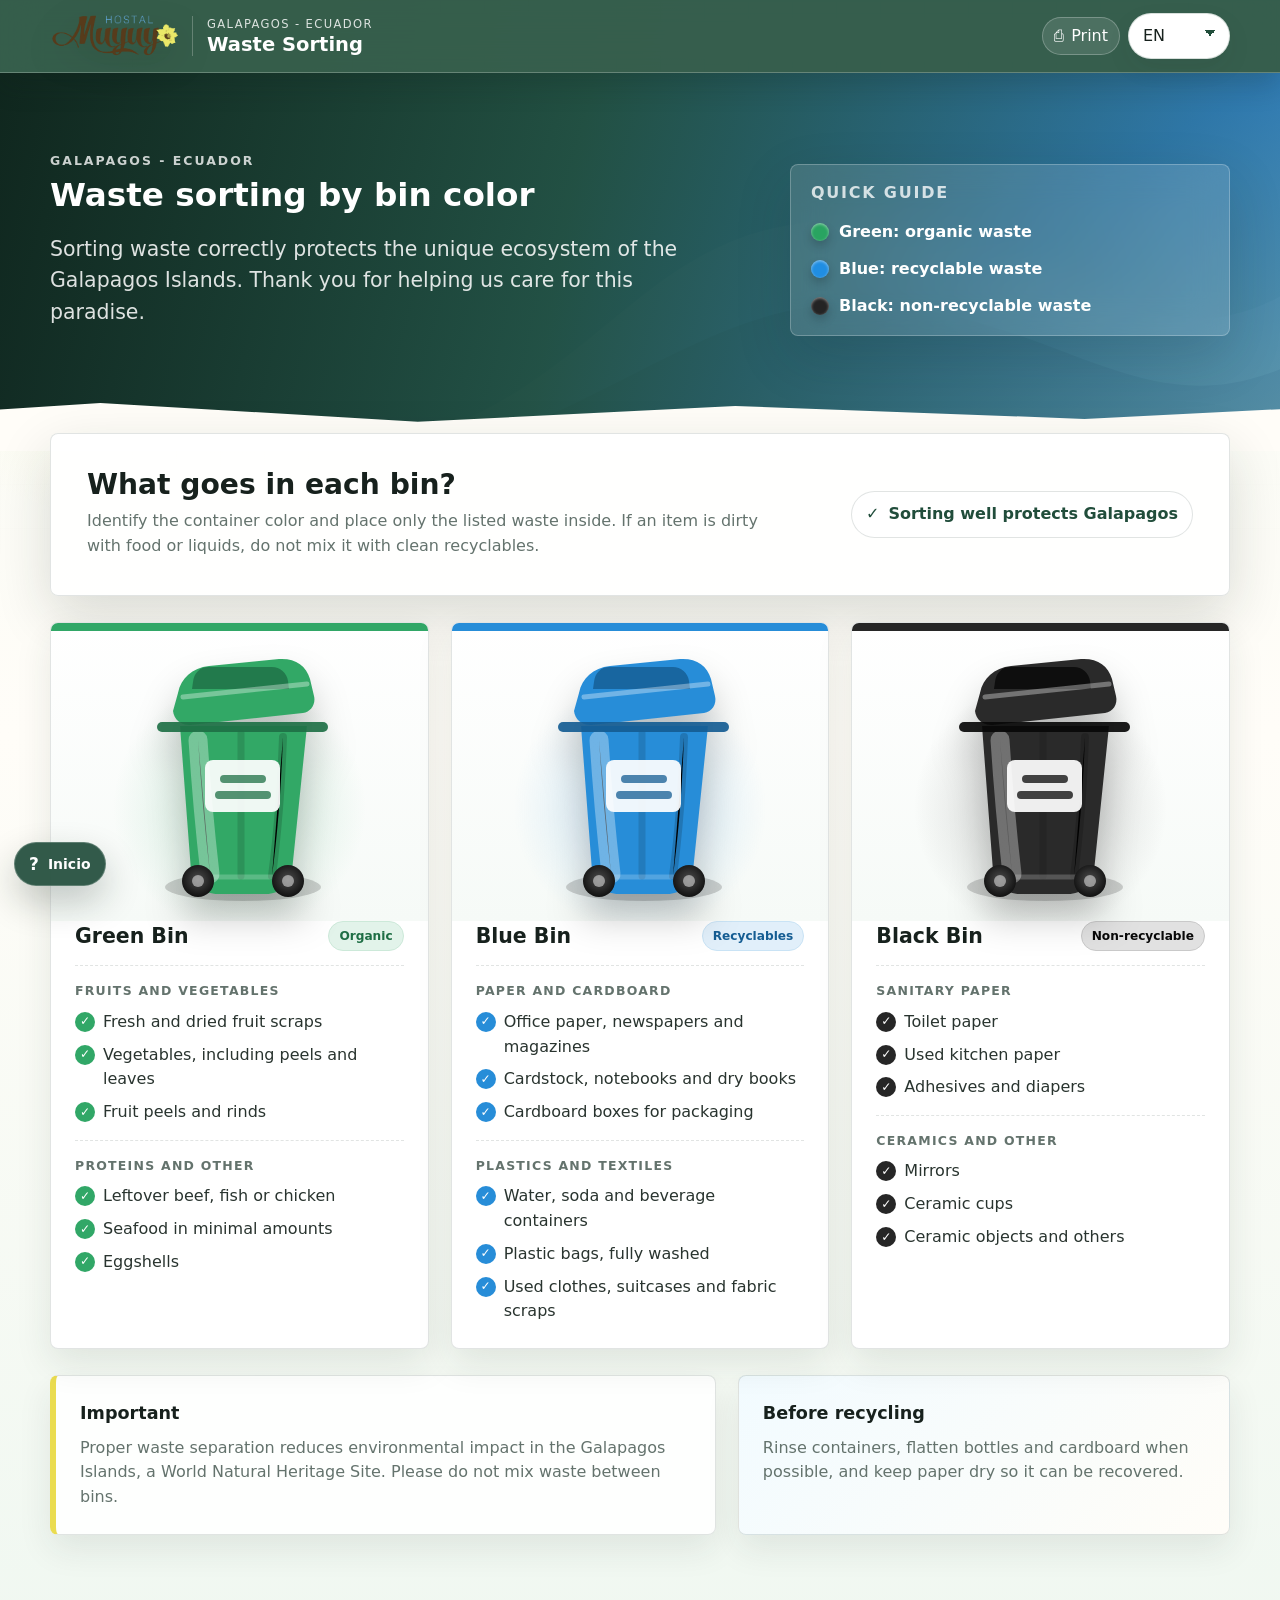
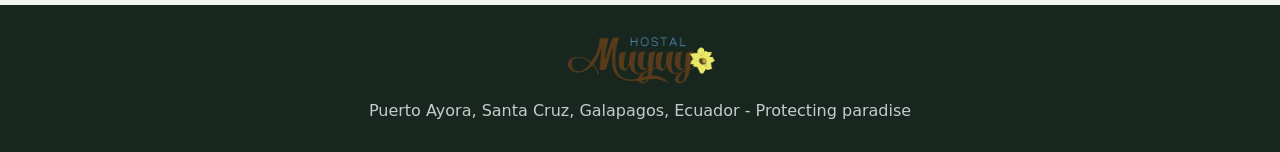
<file: Clasificacion Residuos/ClasificaR.HTML>
﻿<!DOCTYPE html><html lang="es" translate="no" class="notranslate"><head><meta charset="UTF-8"><meta name="viewport" content="width=device-width, initial-scale=1.0"><meta name="google" content="notranslate"><meta name="color-scheme" content="light dark"><meta name="theme-color" content="#214d3b"><title id="page-title">Clasificacion de Residuos - Hostal Muyuyo</title><style>:root{--forest:#214d3b;--leaf:#68b684;--ocean:#317fbd;--ink:#17211d;--muted:#64736d;--paper:#fffdf8;--surface:rgba(255,255,255,.88);--line:rgba(28,48,40,.13);--gold:#eadc50;--shadow:0 20px 55px rgba(25,39,33,.16);--radius:8px}*{box-sizing:border-box}html{scroll-behavior:smooth}body{margin:0;font-family:ui-sans-serif,system-ui,-apple-system,BlinkMacSystemFont,"Segoe UI",sans-serif;color:var(--ink);background:radial-gradient(circle at 18% 0%,rgba(234,220,80,.22),transparent 34rem),linear-gradient(180deg,#f7fbf4 0%,#fffdf8 42%,#eef7f0 100%);line-height:1.55}body:before{content:"";position:fixed;inset:0;z-index:-1;opacity:.23;background-image:linear-gradient(rgba(33,77,59,.07) 1px,transparent 1px),linear-gradient(90deg,rgba(33,77,59,.07) 1px,transparent 1px);background-size:44px 44px;mask-image:linear-gradient(to bottom,#000,transparent 82%)}button{font:inherit}.topbar{position:sticky;top:0;z-index:20;border-bottom:1px solid rgba(255,255,255,.24);background:rgba(33,77,59,.9);color:#fff;backdrop-filter:blur(18px);box-shadow:0 12px 28px rgba(15,32,25,.2)}.topbar-inner{width:min(1180px,calc(100% - 32px));min-height:72px;margin:0 auto;display:grid;grid-template-columns:minmax(180px,1fr) auto;align-items:center;gap:18px}.brand{display:flex;align-items:center;min-width:0;gap:14px;color:inherit;text-decoration:none}.brand-logo{width:128px;max-width:34vw;height:auto;display:block;filter:drop-shadow(0 10px 18px rgba(0,0,0,.2))}.brand-copy{border-left:1px solid rgba(255,255,255,.24);padding-left:14px;min-width:0}.brand-kicker{display:block;font-size:.72rem;letter-spacing:.12em;text-transform:uppercase;opacity:.82}.brand-title{display:block;font-weight:760;font-size:clamp(1rem,1.9vw,1.22rem);line-height:1.18}.actions{display:flex;align-items:center;justify-content:end;gap:8px;flex-wrap:wrap}.lang-btn,.utility-btn{min-height:34px;border:1px solid rgba(255,255,255,.25);color:#fff;background:rgba(255,255,255,.11);border-radius:999px;padding:6px 11px;cursor:pointer;transition:transform .18s ease,background .18s ease,border-color .18s ease}.utility-btn{display:inline-flex;gap:7px;align-items:center}.lang-btn:hover,.utility-btn:hover{transform:translateY(-1px);background:rgba(255,255,255,.2)}.lang-btn.active{background:#fff;color:var(--forest);border-color:#fff;font-weight:760}.hero{overflow:hidden;position:relative;min-height:clamp(260px,42vh,390px);display:grid;align-items:center;color:#fff;background:linear-gradient(100deg,rgba(15,37,28,.96) 0%,rgba(33,77,59,.9) 44%,rgba(49,127,189,.66) 100%),url("data:image/svg+xml,%3Csvg xmlns='http://www.w3.org/2000/svg' width='1600' height='900' viewBox='0 0 1600 900'%3E%3Cdefs%3E%3ClinearGradient id='g' x1='0' y1='0' x2='1' y2='1'%3E%3Cstop stop-color='%23214d3b'/%3E%3Cstop offset='.62' stop-color='%23317fbd'/%3E%3Cstop offset='1' stop-color='%23eadc50'/%3E%3C/linearGradient%3E%3C/defs%3E%3Crect fill='url(%23g)' width='1600' height='900'/%3E%3Cpath fill='%23ffffff' fill-opacity='.09' d='M0 705c250-95 355 34 558-48 227-91 274-291 561-254 206 27 318 179 481 90v407H0z'/%3E%3Cpath fill='%23000000' fill-opacity='.12' d='M0 745c276-122 410 16 626-76 244-104 334-208 568-151 166 40 258 126 406 66v316H0z'/%3E%3C/svg%3E") center/cover}.hero:after{content:"";position:absolute;inset:auto -12% -1px -12%;height:72px;background:var(--paper);clip-path:polygon(0 55%,16% 32%,36% 58%,56% 36%,78% 54%,100% 30%,100% 100%,0 100%)}.hero-inner{width:min(1180px,calc(100% - 32px));margin:0 auto;position:relative;z-index:1;display:grid;grid-template-columns:minmax(0,1fr) minmax(280px,440px);gap:clamp(28px,5vw,70px);align-items:center;padding:34px 0 58px}.hero-logo{display:none!important}.eyebrow{font-size:.78rem;letter-spacing:.16em;text-transform:uppercase;color:rgba(255,255,255,.78);font-weight:720}h1{margin:8px 0 16px;font-size:clamp(1.35rem,2.55vw,2.25rem);line-height:1.08;letter-spacing:0;max-width:560px}.hero-desc{max-width:670px;font-size:clamp(1.05rem,2vw,1.28rem);color:rgba(255,255,255,.86)}.hero-panel{border:1px solid rgba(255,255,255,.24);border-radius:var(--radius);padding:16px 20px;background:rgba(255,255,255,.13);backdrop-filter:blur(18px);box-shadow:var(--shadow)}.hero-panel h2{margin:0 0 14px;font-size:1rem;text-transform:uppercase;letter-spacing:.11em;color:rgba(255,255,255,.78)}.quick-rules{display:grid;gap:12px}.quick-rule{display:grid;grid-template-columns:18px 1fr;gap:10px;align-items:start;font-weight:650}.swatch{width:18px;height:18px;border-radius:50%;margin-top:3px;box-shadow:inset 0 1px 3px rgba(255,255,255,.5),0 5px 10px rgba(0,0,0,.18)}.swatch.green{background:#29a461}.swatch.blue{background:#208ee2}.swatch.black{background:#242424}main{width:min(1180px,calc(100% - 32px));margin:-18px auto 0;position:relative;z-index:3;padding-bottom:70px}.intro{background:var(--surface);border:1px solid var(--line);box-shadow:var(--shadow);border-radius:var(--radius);padding:clamp(22px,3.2vw,36px);display:grid;grid-template-columns:minmax(0,1fr) auto;gap:20px;align-items:center}.intro h2{margin:0 0 8px;font-size:clamp(1.2rem,2.2vw,1.8rem);line-height:1.1}.intro p{margin:0;color:var(--muted);max-width:700px}.legend-pill{display:inline-flex;align-items:center;gap:9px;border:1px solid var(--line);padding:10px 14px;border-radius:999px;background:#fff;color:var(--forest);font-weight:760;white-space:nowrap}.bins-grid{display:grid;grid-template-columns:repeat(3,minmax(0,1fr));gap:22px;margin-top:26px}.bin-card{position:relative;overflow:hidden;border-radius:var(--radius);background:#fff;border:1px solid var(--line);box-shadow:0 14px 36px rgba(30,49,42,.1);min-height:100%}.bin-card:before{content:"";position:absolute;inset:0 0 auto;height:8px;background:var(--accent)}.bin-media{min-height:230px;display:grid;place-items:center;padding:26px 18px 12px;background:radial-gradient(circle at center 62%,color-mix(in srgb,var(--accent) 22%,transparent),transparent 48%),linear-gradient(180deg,#fff,#f6faf7)}.bin-card.green{--accent:#31a767;--accent-dark:#1e6e45}.bin-card.blue{--accent:#278dd8;--accent-dark:#155d93}.bin-card.black{--accent:#262626;--accent-dark:#090909}.bin-svg{width:min(240px,78%);height:auto;overflow:visible;filter:drop-shadow(0 22px 18px rgba(0,0,0,.22))}.bin-lid{transform-origin:112px 58px;transition:transform .28s ease}.bin-card:hover .bin-lid{transform:rotate(-4deg) translateY(-4px)}.bin-content{padding:0 24px 24px}.bin-title-row{display:flex;align-items:center;justify-content:space-between;gap:12px;margin-bottom:14px}.bin-name{margin:0;font-size:1.28rem;line-height:1.1}.bin-tag{color:var(--accent-dark);background:color-mix(in srgb,var(--accent) 14%,#fff);border:1px solid color-mix(in srgb,var(--accent) 25%,#fff);border-radius:999px;padding:5px 10px;font-size:.76rem;font-weight:780;white-space:nowrap}.subcat{padding-top:15px;border-top:1px dashed var(--line)}.subcat+.subcat{margin-top:15px}.subcat-title{margin:0 0 9px;color:var(--muted);font-size:.78rem;letter-spacing:.1em;text-transform:uppercase;font-weight:800}.item-list{list-style:none;padding:0;margin:0;display:grid;gap:8px}.item-list li{display:grid;grid-template-columns:20px 1fr;gap:8px;align-items:start;color:#29342f}.check{width:20px;height:20px;display:grid;place-items:center;border-radius:50%;color:#fff;background:var(--accent);font-size:.76rem;font-weight:900;margin-top:2px}.note-grid{display:grid;grid-template-columns:1.15fr .85fr;gap:22px;margin-top:26px;align-items:stretch}.note-box,.did-you-know{border-radius:var(--radius);border:1px solid var(--line);background:var(--surface);padding:24px;box-shadow:0 14px 34px rgba(30,49,42,.09)}.note-box{border-left:6px solid var(--gold)}.note-box h3,.did-you-know h3{margin:0 0 8px;font-size:1.1rem}.note-box p,.did-you-know p{margin:0;color:var(--muted)}.did-you-know{background:linear-gradient(135deg,#f2fbff,#fffdf8)}footer{color:#fff;background:#17271f;padding:28px 16px;text-align:center}footer img{width:150px;max-width:52vw;display:block;margin:0 auto 10px}footer p{margin:0;color:rgba(255,255,255,.76)}.reveal{opacity:0;transform:translateY(18px);transition:opacity .55s ease,transform .55s ease}.reveal.show{opacity:1;transform:none}@media(max-width:980px){.hero-inner,.intro,.note-grid{grid-template-columns:1fr}.hero{min-height:auto}.hero-panel{max-width:620px}.bins-grid{grid-template-columns:1fr}.bin-card{display:grid;grid-template-columns:minmax(220px,.72fr) 1fr}.bin-media{min-height:100%}}@media(max-width:720px){.topbar-inner{grid-template-columns:1fr;padding:12px 0}.actions{justify-content:start;overflow-x:auto;flex-wrap:nowrap;padding-bottom:4px}.brand-copy{display:none}.hero-inner{padding-top:24px;padding-bottom:42px}.hero-logo{width:min(300px,84vw)}h1{font-size:clamp(1.3rem,6.5vw,1.95rem)}main{margin-top:-14px}.intro{padding:22px}.bin-card{display:block}.bin-media{min-height:210px}.bin-title-row{align-items:start;flex-direction:column}}@media print{@page{size:A4 portrait;margin:10mm}html,body{width:auto!important;min-height:auto!important;background:#fff!important;color:#111!important}body{font-size:10.5pt!important;line-height:1.25!important}*,*:before,*:after{box-shadow:none!important;text-shadow:none!important;filter:none!important;animation:none!important;transition:none!important;print-color-adjust:exact;-webkit-print-color-adjust:exact}.topbar,.hero-panel,.utility-btn,.hero:after,body:before{display:none!important}.hero{display:block!important;min-height:0!important;height:auto!important;overflow:visible!important;background:#fff!important;color:#111!important;padding:0!important;margin:0 0 8mm!important}.hero-inner{display:block!important;width:100%!important;margin:0!important;padding:0!important}.hero-logo{display:none!important}.eyebrow{color:#111!important;font-size:8pt!important;font-weight:800!important;letter-spacing:.12em!important;margin:0 0 1.5mm!important}.hero h1{color:#111!important;font-size:22pt!important;line-height:1.02!important;margin:0 0 3mm!important;max-width:none!important}.hero-desc{color:#111!important;font-size:9pt!important;max-width:none!important;margin:0!important}.reveal,.reveal.show{opacity:1!important;transform:none!important}main{display:block!important;width:100%!important;max-width:none!important;margin:0!important;padding:0!important}.intro{display:block!important;background:#fff!important;border:1px solid #b8b8b8!important;border-radius:4px!important;padding:5mm!important;margin:0 0 4mm!important}.intro h2{color:#111!important;font-size:16pt!important;line-height:1.1!important;margin:0 0 2mm!important}.intro p{color:#111!important;font-size:10pt!important;margin:0!important;max-width:none!important}.legend-pill{display:none!important}.bins-grid{display:grid!important;grid-template-columns:repeat(3,1fr)!important;gap:3mm!important;margin:0!important;align-items:start!important}.bin-card{display:block!important;overflow:visible!important;min-height:0!important;height:auto!important;background:#fff!important;border:1px solid #b8b8b8!important;border-radius:4px!important;break-inside:avoid!important;page-break-inside:avoid!important}.bin-card:before{height:2mm!important}.bin-media{display:flex!important;align-items:center!important;justify-content:center!important;min-height:0!important;height:34mm!important;padding:3mm 2mm 0!important;background:#fff!important}.bin-svg{display:block!important;width:27mm!important;max-width:27mm!important;height:auto!important;margin:0 auto!important}.bin-lid{transform:none!important}.bin-content{display:block!important;padding:2mm 3mm 3mm!important}.bin-title-row{display:block!important;margin:0 0 2mm!important}.bin-name{display:block!important;color:#111!important;font-size:13pt!important;line-height:1.1!important;margin:0 0 1mm!important;white-space:normal!important}.bin-tag{display:inline-block!important;color:#111!important;background:#fff!important;border:1px solid #999!important;border-radius:999px!important;padding:1mm 2mm!important;font-size:7.5pt!important;font-weight:700!important;white-space:normal!important}.subcat{display:block!important;border-top:1px solid #cfcfcf!important;padding-top:2mm!important;margin-top:2mm!important}.subcat+.subcat{margin-top:2mm!important}.subcat-title{color:#111!important;font-size:8pt!important;letter-spacing:.04em!important;margin:0 0 1mm!important}.item-list{display:block!important;list-style:none!important;margin:0!important;padding:0!important}.item-list li{display:block!important;color:#111!important;font-size:8.2pt!important;line-height:1.18!important;margin:0 0 1mm!important;padding-left:3.6mm!important;position:relative!important;break-inside:avoid!important}.item-list li .check{position:absolute!important;left:0!important;top:.4mm!important;width:2.4mm!important;height:2.4mm!important;display:block!important;border:1px solid #111!important;border-radius:50%!important;background:#fff!important;color:transparent!important}.note-grid{display:grid!important;grid-template-columns:1fr 1fr!important;gap:3mm!important;margin-top:4mm!important}.note-box,.did-you-know{background:#fff!important;border:1px solid #b8b8b8!important;border-radius:4px!important;padding:3mm!important;break-inside:avoid!important;page-break-inside:avoid!important}.note-box h3,.did-you-know h3{color:#111!important;font-size:10pt!important;margin:0 0 1.5mm!important}.note-box p,.did-you-know p{color:#111!important;font-size:8pt!important;line-height:1.2!important;margin:0!important}footer{background:#fff!important;color:#111!important;padding:3mm 0 0!important;margin:0!important;text-align:center!important;break-inside:avoid!important}footer img{width:26mm!important;max-width:26mm!important;height:auto!important;margin:0 auto 1mm!important}footer p{color:#111!important;font-size:8pt!important;margin:0!important}}@media(prefers-reduced-motion:reduce){*,*:before,*:after{animation:none!important;transition:none!important;scroll-behavior:auto!important}.reveal{opacity:1;transform:none}}</style><link rel="stylesheet" href="../muyuyo-common.css">
</head><body translate="no" class="notranslate"><header class="topbar"><div class="topbar-inner"><a class="brand" href="#inicio" aria-label="Hostal Muyuyo"><img class="brand-logo" src="[data-uri]" alt="Hostal Muyuyo"><span class="brand-copy"><span class="brand-kicker">Galapagos - Ecuador</span><span class="brand-title" id="hdr-title"></span></span></a><nav class="actions notranslate" aria-label="Opciones de idioma"><button class="lang-btn" type="button" data-lang="es">ES</button><button class="lang-btn" type="button" data-lang="en">EN</button><button class="lang-btn" type="button" data-lang="fr">FR</button><button class="lang-btn" type="button" data-lang="de">DE</button><button class="lang-btn" type="button" data-lang="ja">日本語</button><button class="lang-btn" type="button" data-lang="ko">한국어</button><button class="lang-btn" type="button" data-lang="pt">PT</button><button class="utility-btn" type="button" id="print-btn" aria-label="Imprimir guia"><span aria-hidden="true">⎙</span><span id="print-label"></span></button></nav></div></header><section class="hero notranslate" id="inicio"><div class="hero-inner"><div><img class="hero-logo" src="[data-uri]" alt="Hostal Muyuyo"><div class="eyebrow" id="hero-eyebrow"></div><h1 id="hero-h1"></h1><p class="hero-desc" id="hero-desc"></p></div><aside class="hero-panel" aria-label="Resumen de clasificacion"><h2 id="panel-title"></h2><div class="quick-rules"><div class="quick-rule"><span class="swatch green"></span><span id="quick-green"></span></div><div class="quick-rule"><span class="swatch blue"></span><span id="quick-blue"></span></div><div class="quick-rule"><span class="swatch black"></span><span id="quick-black"></span></div></div></aside></div></section><main class="notranslate"><section class="intro reveal"><div><h2 id="sec-h2"></h2><p id="sec-p"></p></div><div class="legend-pill"><span aria-hidden="true">✓</span><span id="legend-text"></span></div></section><section class="bins-grid" aria-label="Tachos por tipo de residuo"><article class="bin-card green reveal"><div class="bin-media"><svg class="bin-svg" viewBox="0 0 240 260" role="img" aria-label="Tacho green" xmlns="http://www.w3.org/2000/svg"><defs><linearGradient id="green-body" x1="38" y1="50" x2="196" y2="238"><stop stop-color="#32a866"/><stop offset=".55" stop-color="#32a866"/><stop offset="1" stop-color="#1f7046"/></linearGradient><linearGradient id="green-shine" x1="80" y1="72" x2="112" y2="220"><stop stop-color="#fff" stop-opacity=".38"/><stop offset="1" stop-color="#fff" stop-opacity=".02"/></linearGradient><radialGradient id="green-wheel" cx="50%" cy="45%" r="55%"><stop stop-color="#4b4b4b"/><stop offset="1" stop-color="#111"/></radialGradient></defs><ellipse cx="124" cy="238" rx="78" ry="14" fill="#000" opacity=".17"/><g class="bin-lid"><path d="M59 44c3-15 14-25 31-27l70-7c16-1 27 6 31 20l4 17c2 8-3 16-11 17L72 76c-9 1-17-5-18-14l5-18Z" fill="url(#green-body)"/><path d="M89 18h64c8 0 15 6 16 14l1 8H73l1-7c1-9 7-15 15-15Z" fill="#1f7046" opacity=".8"/><path d="M64 48 188 35" stroke="#fff" stroke-opacity=".34" stroke-width="5" stroke-linecap="round"/></g><path d="M61 77h127l-15 145c-1 13-12 23-26 23H99c-14 0-25-10-27-23L61 77Z" fill="url(#green-body)"/><path d="M79 91c3 46 7 91 12 134" stroke="url(#green-shine)" stroke-width="19" stroke-linecap="round" opacity=".88"/><path d="M122 84v143" stroke="#000" stroke-opacity=".13" stroke-width="7" stroke-linecap="round"/><path d="M164 88c-2 55-6 101-11 139" stroke="#000" stroke-opacity=".16" stroke-width="8" stroke-linecap="round"/><rect x="86" y="111" width="75" height="52" rx="8" fill="#fff" opacity=".92"/><path d="M100 146h48M105 130h38" stroke="#1f7046" stroke-width="8" stroke-linecap="round" opacity=".75"/><path d="M75 228h98" stroke="#fff" stroke-opacity=".2" stroke-width="5" stroke-linecap="round"/><circle cx="79" cy="232" r="16" fill="url(#green-wheel)"/><circle cx="79" cy="232" r="6" fill="#d7d7d7" opacity=".6"/><circle cx="169" cy="232" r="16" fill="url(#green-wheel)"/><circle cx="169" cy="232" r="6" fill="#d7d7d7" opacity=".6"/><path d="M43 78h161" stroke="#1f7046" stroke-width="10" stroke-linecap="round" opacity=".92"/></svg></div><div class="bin-content"><div class="bin-title-row"><h2 class="bin-name" id="green-name"></h2><span class="bin-tag" id="green-tag"></span></div><div class="subcat"><h3 class="subcat-title" id="green-sub1-title"></h3><ul class="item-list" id="green-sub1-items"></ul></div><div class="subcat"><h3 class="subcat-title" id="green-sub2-title"></h3><ul class="item-list" id="green-sub2-items"></ul></div></div></article><article class="bin-card blue reveal"><div class="bin-media"><svg class="bin-svg" viewBox="0 0 240 260" role="img" aria-label="Tacho blue" xmlns="http://www.w3.org/2000/svg"><defs><linearGradient id="blue-body" x1="38" y1="50" x2="196" y2="238"><stop stop-color="#278dd8"/><stop offset=".55" stop-color="#278dd8"/><stop offset="1" stop-color="#155d93"/></linearGradient><linearGradient id="blue-shine" x1="80" y1="72" x2="112" y2="220"><stop stop-color="#fff" stop-opacity=".38"/><stop offset="1" stop-color="#fff" stop-opacity=".02"/></linearGradient><radialGradient id="blue-wheel" cx="50%" cy="45%" r="55%"><stop stop-color="#4b4b4b"/><stop offset="1" stop-color="#111"/></radialGradient></defs><ellipse cx="124" cy="238" rx="78" ry="14" fill="#000" opacity=".17"/><g class="bin-lid"><path d="M59 44c3-15 14-25 31-27l70-7c16-1 27 6 31 20l4 17c2 8-3 16-11 17L72 76c-9 1-17-5-18-14l5-18Z" fill="url(#blue-body)"/><path d="M89 18h64c8 0 15 6 16 14l1 8H73l1-7c1-9 7-15 15-15Z" fill="#155d93" opacity=".8"/><path d="M64 48 188 35" stroke="#fff" stroke-opacity=".34" stroke-width="5" stroke-linecap="round"/></g><path d="M61 77h127l-15 145c-1 13-12 23-26 23H99c-14 0-25-10-27-23L61 77Z" fill="url(#blue-body)"/><path d="M79 91c3 46 7 91 12 134" stroke="url(#blue-shine)" stroke-width="19" stroke-linecap="round" opacity=".88"/><path d="M122 84v143" stroke="#000" stroke-opacity=".13" stroke-width="7" stroke-linecap="round"/><path d="M164 88c-2 55-6 101-11 139" stroke="#000" stroke-opacity=".16" stroke-width="8" stroke-linecap="round"/><rect x="86" y="111" width="75" height="52" rx="8" fill="#fff" opacity=".92"/><path d="M100 146h48M105 130h38" stroke="#155d93" stroke-width="8" stroke-linecap="round" opacity=".75"/><path d="M75 228h98" stroke="#fff" stroke-opacity=".2" stroke-width="5" stroke-linecap="round"/><circle cx="79" cy="232" r="16" fill="url(#blue-wheel)"/><circle cx="79" cy="232" r="6" fill="#d7d7d7" opacity=".6"/><circle cx="169" cy="232" r="16" fill="url(#blue-wheel)"/><circle cx="169" cy="232" r="6" fill="#d7d7d7" opacity=".6"/><path d="M43 78h161" stroke="#155d93" stroke-width="10" stroke-linecap="round" opacity=".92"/></svg></div><div class="bin-content"><div class="bin-title-row"><h2 class="bin-name" id="blue-name"></h2><span class="bin-tag" id="blue-tag"></span></div><div class="subcat"><h3 class="subcat-title" id="blue-sub1-title"></h3><ul class="item-list" id="blue-sub1-items"></ul></div><div class="subcat"><h3 class="subcat-title" id="blue-sub2-title"></h3><ul class="item-list" id="blue-sub2-items"></ul></div></div></article><article class="bin-card black reveal"><div class="bin-media"><svg class="bin-svg" viewBox="0 0 240 260" role="img" aria-label="Tacho black" xmlns="http://www.w3.org/2000/svg"><defs><linearGradient id="black-body" x1="38" y1="50" x2="196" y2="238"><stop stop-color="#2a2a2a"/><stop offset=".55" stop-color="#2a2a2a"/><stop offset="1" stop-color="#080808"/></linearGradient><linearGradient id="black-shine" x1="80" y1="72" x2="112" y2="220"><stop stop-color="#fff" stop-opacity=".38"/><stop offset="1" stop-color="#fff" stop-opacity=".02"/></linearGradient><radialGradient id="black-wheel" cx="50%" cy="45%" r="55%"><stop stop-color="#4b4b4b"/><stop offset="1" stop-color="#111"/></radialGradient></defs><ellipse cx="124" cy="238" rx="78" ry="14" fill="#000" opacity=".17"/><g class="bin-lid"><path d="M59 44c3-15 14-25 31-27l70-7c16-1 27 6 31 20l4 17c2 8-3 16-11 17L72 76c-9 1-17-5-18-14l5-18Z" fill="url(#black-body)"/><path d="M89 18h64c8 0 15 6 16 14l1 8H73l1-7c1-9 7-15 15-15Z" fill="#080808" opacity=".8"/><path d="M64 48 188 35" stroke="#fff" stroke-opacity=".34" stroke-width="5" stroke-linecap="round"/></g><path d="M61 77h127l-15 145c-1 13-12 23-26 23H99c-14 0-25-10-27-23L61 77Z" fill="url(#black-body)"/><path d="M79 91c3 46 7 91 12 134" stroke="url(#black-shine)" stroke-width="19" stroke-linecap="round" opacity=".88"/><path d="M122 84v143" stroke="#000" stroke-opacity=".13" stroke-width="7" stroke-linecap="round"/><path d="M164 88c-2 55-6 101-11 139" stroke="#000" stroke-opacity=".16" stroke-width="8" stroke-linecap="round"/><rect x="86" y="111" width="75" height="52" rx="8" fill="#fff" opacity=".92"/><path d="M100 146h48M105 130h38" stroke="#080808" stroke-width="8" stroke-linecap="round" opacity=".75"/><path d="M75 228h98" stroke="#fff" stroke-opacity=".2" stroke-width="5" stroke-linecap="round"/><circle cx="79" cy="232" r="16" fill="url(#black-wheel)"/><circle cx="79" cy="232" r="6" fill="#d7d7d7" opacity=".6"/><circle cx="169" cy="232" r="16" fill="url(#black-wheel)"/><circle cx="169" cy="232" r="6" fill="#d7d7d7" opacity=".6"/><path d="M43 78h161" stroke="#080808" stroke-width="10" stroke-linecap="round" opacity=".92"/></svg></div><div class="bin-content"><div class="bin-title-row"><h2 class="bin-name" id="black-name"></h2><span class="bin-tag" id="black-tag"></span></div><div class="subcat"><h3 class="subcat-title" id="black-sub1-title"></h3><ul class="item-list" id="black-sub1-items"></ul></div><div class="subcat"><h3 class="subcat-title" id="black-sub2-title"></h3><ul class="item-list" id="black-sub2-items"></ul></div></div></article></section><section class="note-grid"><div class="note-box reveal"><h3 id="note-title"></h3><p id="note-text"></p></div><div class="did-you-know reveal"><h3 id="tip-title"></h3><p id="tip-text"></p></div></section></main><footer><img src="[data-uri]" alt="Hostal Muyuyo"><p id="footer-text"></p></footer><script>const T={"es":{"pageTitle":"Clasificacion de Residuos - Hostal Muyuyo","hdrTitle":"Clasificacion de Residuos","heroEyebrow":"Galapagos - Ecuador","heroH1":"Clasificacion de residuos por color de tacho","heroDesc":"Separar correctamente los residuos protege el ecosistema unico de las Islas Galapagos. Gracias por ayudarnos a cuidar este paraiso.","panelTitle":"Guia rapida","quickGreen":"Verde: residuos organicos","quickBlue":"Azul: residuos reciclables","quickBlack":"Negro: residuos no reciclables","print":"Imprimir","secH2":"Que deposito en cada tacho?","secP":"Identifica el color del recipiente y deposita unicamente los residuos indicados. Si un residuo esta sucio con comida o liquidos, evita mezclarlo con reciclables limpios.","legend":"Separar bien es cuidar Galapagos","greenName":"Tacho Verde","greenTag":"Organicos","greenSub1":"Frutas y verduras","greenItems1":["Restos de frutas frescas y secas","Verduras, incluidas cascaras y hojas","Cascaras de frutas"],"greenSub2":"Proteinas y otros","greenItems2":["Restos de carne, pescado o pollo","Mariscos en cantidades minimas","Cascaras de huevo"],"blueName":"Tacho Azul","blueTag":"Reciclables","blueSub1":"Papel y carton","blueItems1":["Papel de oficina, periodico y revistas","Cartulinas, cuadernos y libros sin humedad","Cajas de carton para embalar"],"blueSub2":"Plasticos y textiles","blueItems2":["Envases de agua, refrescos y bebidas","Fundas plasticas completamente lavadas","Ropa usada, maletas y restos de telas"],"blackName":"Tacho Negro","blackTag":"No reciclables","blackSub1":"Papel sanitario","blackItems1":["Papel de bano","Papel de cocina utilizado","Adhesivos y panales"],"blackSub2":"Ceramica y otros","blackItems2":["Espejos","Tazas de ceramica","Objetos de ceramica y otros"],"noteTitle":"Importante","note":"Una separacion correcta reduce el impacto ambiental en las Islas Galapagos, Patrimonio Natural de la Humanidad. Por favor, no mezcle residuos entre tachos.","tipTitle":"Antes de reciclar","tip":"Enjuaga envases, aplasta botellas y cartones cuando sea posible, y manten el papel seco para facilitar su aprovechamiento.","footer":"Puerto Ayora, Santa Cruz, Galapagos, Ecuador - Protegemos el paraiso"},"en":{"pageTitle":"Waste Sorting - Hostal Muyuyo","hdrTitle":"Waste Sorting","heroEyebrow":"Galapagos - Ecuador","heroH1":"Waste sorting by bin color","heroDesc":"Sorting waste correctly protects the unique ecosystem of the Galapagos Islands. Thank you for helping us care for this paradise.","panelTitle":"Quick guide","quickGreen":"Green: organic waste","quickBlue":"Blue: recyclable waste","quickBlack":"Black: non-recyclable waste","print":"Print","secH2":"What goes in each bin?","secP":"Identify the container color and place only the listed waste inside. If an item is dirty with food or liquids, do not mix it with clean recyclables.","legend":"Sorting well protects Galapagos","greenName":"Green Bin","greenTag":"Organic","greenSub1":"Fruits and vegetables","greenItems1":["Fresh and dried fruit scraps","Vegetables, including peels and leaves","Fruit peels and rinds"],"greenSub2":"Proteins and other","greenItems2":["Leftover beef, fish or chicken","Seafood in minimal amounts","Eggshells"],"blueName":"Blue Bin","blueTag":"Recyclables","blueSub1":"Paper and cardboard","blueItems1":["Office paper, newspapers and magazines","Cardstock, notebooks and dry books","Cardboard boxes for packaging"],"blueSub2":"Plastics and textiles","blueItems2":["Water, soda and beverage containers","Plastic bags, fully washed","Used clothes, suitcases and fabric scraps"],"blackName":"Black Bin","blackTag":"Non-recyclable","blackSub1":"Sanitary paper","blackItems1":["Toilet paper","Used kitchen paper","Adhesives and diapers"],"blackSub2":"Ceramics and other","blackItems2":["Mirrors","Ceramic cups","Ceramic objects and others"],"noteTitle":"Important","note":"Proper waste separation reduces environmental impact in the Galapagos Islands, a World Natural Heritage Site. Please do not mix waste between bins.","tipTitle":"Before recycling","tip":"Rinse containers, flatten bottles and cardboard when possible, and keep paper dry so it can be recovered.","footer":"Puerto Ayora, Santa Cruz, Galapagos, Ecuador - Protecting paradise"},"pt":{"pageTitle":"Classificacao de Residuos - Hostal Muyuyo","hdrTitle":"Classificacao de Residuos","heroEyebrow":"Galapagos - Equador","heroH1":"Classificacao de residuos por cor da lixeira","heroDesc":"Separar corretamente os residuos protege o ecossistema unico das Ilhas Galapagos. Obrigado por nos ajudar a cuidar deste paraiso.","panelTitle":"Guia rapido","quickGreen":"Verde: residuos organicos","quickBlue":"Azul: residuos reciclaveis","quickBlack":"Preto: residuos nao reciclaveis","print":"Imprimir","secH2":"O que depositar em cada lixeira?","secP":"Identifique a cor do recipiente e deposite apenas os residuos indicados. Se algo estiver sujo com comida ou liquidos, nao misture com reciclaveis limpos.","legend":"Separar bem e cuidar de Galapagos","greenName":"Lixeira Verde","greenTag":"Organicos","greenSub1":"Frutas e vegetais","greenItems1":["Restos de frutas frescas e secas","Vegetais, incluindo cascas e folhas","Cascas de frutas"],"greenSub2":"Proteinas e outros","greenItems2":["Sobras de carne, peixe ou frango","Frutos do mar em quantidades minimas","Cascas de ovos"],"blueName":"Lixeira Azul","blueTag":"Reciclaveis","blueSub1":"Papel e papelao","blueItems1":["Papel de escritorio, jornal e revistas","Cartolinas, cadernos e livros secos","Caixas de papelao para embalagem"],"blueSub2":"Plasticos e texteis","blueItems2":["Recipientes de agua, refrigerantes e bebidas","Sacos plasticos completamente lavados","Roupas usadas, malas e restos de tecido"],"blackName":"Lixeira Preta","blackTag":"Nao reciclaveis","blackSub1":"Papel sanitario","blackItems1":["Papel higienico","Papel de cozinha usado","Adesivos e fraldas"],"blackSub2":"Ceramica e outros","blackItems2":["Espelhos","Xicaras de ceramica","Objetos de ceramica e outros"],"noteTitle":"Importante","note":"A separacao correta dos residuos reduz o impacto ambiental nas Ilhas Galapagos, Patrimonio Natural da Humanidade. Por favor, nao misture residuos entre lixeiras.","tipTitle":"Antes de reciclar","tip":"Enxague recipientes, achate garrafas e papeloes quando possivel, e mantenha o papel seco para facilitar o aproveitamento.","footer":"Puerto Ayora, Santa Cruz, Galapagos, Equador - Protegemos o paraiso"},"fr":{"pageTitle":"Tri des Dechets - Hostal Muyuyo","hdrTitle":"Tri des Dechets","heroEyebrow":"Galapagos - Equateur","heroH1":"Tri des dechets par couleur de bac","heroDesc":"Bien trier les dechets protege l ecosysteme unique des iles Galapagos. Merci de nous aider a preserver ce paradis.","panelTitle":"Guide rapide","quickGreen":"Vert : dechets organiques","quickBlue":"Bleu : dechets recyclables","quickBlack":"Noir : dechets non recyclables","print":"Imprimer","secH2":"Que deposer dans chaque bac ?","secP":"Identifiez la couleur du recipient et deposez uniquement les dechets indiques. Si un dechet est souille par des aliments ou liquides, ne le melangez pas aux recyclables propres.","legend":"Bien trier, c est proteger les Galapagos","greenName":"Bac Vert","greenTag":"Organiques","greenSub1":"Fruits et legumes","greenItems1":["Restes de fruits frais et secs","Legumes, y compris epluchures et feuilles","Pelures et ecorces de fruits"],"greenSub2":"Proteines et autres","greenItems2":["Restes de boeuf, poisson ou poulet","Fruits de mer en quantite minimale","Coquilles d oeufs"],"blueName":"Bac Bleu","blueTag":"Recyclables","blueSub1":"Papier et carton","blueItems1":["Papier de bureau, journaux et magazines","Cartulines, cahiers et livres secs","Boites en carton d emballage"],"blueSub2":"Plastiques et textiles","blueItems2":["Bouteilles d eau, sodas et boissons","Sacs plastiques entierement laves","Vetements usages, valises et chutes de tissu"],"blackName":"Bac Noir","blackTag":"Non recyclables","blackSub1":"Papier sanitaire","blackItems1":["Papier toilette","Essuie-tout utilise","Adhesifs et couches"],"blackSub2":"Ceramique et autres","blackItems2":["Miroirs","Tasses en ceramique","Objets en ceramique et autres"],"noteTitle":"Important","note":"Un tri correct reduit l impact environnemental sur les iles Galapagos, patrimoine naturel mondial. Merci de ne pas melanger les dechets entre les bacs.","tipTitle":"Avant de recycler","tip":"Rincez les contenants, aplatissez bouteilles et cartons si possible, et gardez le papier sec pour faciliter sa valorisation.","footer":"Puerto Ayora, Santa Cruz, Galapagos, Equateur - Nous protegeons le paradis"},"de":{"pageTitle":"Abfalltrennung - Hostal Muyuyo","hdrTitle":"Abfalltrennung","heroEyebrow":"Galapagos - Ecuador","heroH1":"Abfalltrennung nach Tonnenfarbe","heroDesc":"Richtiges Trennen schuetzt das einzigartige Oekosystem der Galapagos-Inseln. Danke, dass Sie helfen, dieses Paradies zu bewahren.","panelTitle":"Kurzfuehrer","quickGreen":"Gruen: Bioabfall","quickBlue":"Blau: Wertstoffe","quickBlack":"Schwarz: Restmuell","print":"Drucken","secH2":"Was kommt in welche Tonne?","secP":"Achten Sie auf die Farbe des Behaelters und werfen Sie nur die genannten Abfaelle ein. Verschmutzte Verpackungen bitte nicht mit sauberen Wertstoffen mischen.","legend":"Richtig trennen schuetzt Galapagos","greenName":"Gruene Tonne","greenTag":"Bioabfall","greenSub1":"Obst und Gemuese","greenItems1":["Reste von frischem und getrocknetem Obst","Gemuese, einschliesslich Schalen und Blaettern","Obstschalen und Rinden"],"greenSub2":"Proteine und anderes","greenItems2":["Reste von Rind, Fisch oder Huhn","Meeresfruechte in kleinen Mengen","Eierschalen"],"blueName":"Blaue Tonne","blueTag":"Wertstoffe","blueSub1":"Papier und Karton","blueItems1":["Bueropapier, Zeitungen und Zeitschriften","Karton, Hefte und trockene Buecher","Kartonschachteln fuer Verpackungen"],"blueSub2":"Kunststoffe und Textilien","blueItems2":["Wasser-, Limonaden- und Getraenkeflaschen","Vollstaendig gewaschene Plastiktueten","Gebrauchte Kleidung, Koffer und Stoffreste"],"blackName":"Schwarze Tonne","blackTag":"Restmuell","blackSub1":"Hygienepapier","blackItems1":["Toilettenpapier","Benutztes Kuechenpapier","Klebstoffe und Windeln"],"blackSub2":"Keramik und anderes","blackItems2":["Spiegel","Keramiktassen","Keramikobjekte und anderes"],"noteTitle":"Wichtig","note":"Eine korrekte Abfalltrennung reduziert die Umweltbelastung der Galapagos-Inseln, eines Weltnaturerbes. Bitte mischen Sie keine Abfaelle zwischen den Tonnen.","tipTitle":"Vor dem Recycling","tip":"Spuelen Sie Behaelter aus, druecken Sie Flaschen und Kartons flach, und halten Sie Papier trocken.","footer":"Puerto Ayora, Santa Cruz, Galapagos, Ecuador - Wir schuetzen das Paradies"},"ja":{"pageTitle":"ごみの分別 - Hostal Muyuyo","hdrTitle":"ごみの分別","heroEyebrow":"ガラパゴス - エクアドル","heroH1":"ごみ箱の色で分別しましょう","heroDesc":"正しく分別することで、ガラパゴス諸島の特別な生態系を守ることができます。ご協力ありがとうございます。","panelTitle":"クイックガイド","quickGreen":"緑: 生ごみ","quickBlue":"青: リサイクルごみ","quickBlack":"黒: リサイクル不可ごみ","print":"印刷","secH2":"各ごみ箱に入れるもの","secP":"容器の色を確認し、指定されたごみだけを入れてください。食べ物や液体で汚れているものは、きれいなリサイクル品と混ぜないでください。","legend":"正しい分別がガラパゴスを守ります","greenName":"緑のごみ箱","greenTag":"生ごみ","greenSub1":"果物と野菜","greenItems1":["生または乾燥した果物の残り","野菜、皮や葉を含む","果物の皮"],"greenSub2":"たんぱく質とその他","greenItems2":["肉、魚、鶏肉の残り","少量のシーフード","卵の殻"],"blueName":"青のごみ箱","blueTag":"リサイクル","blueSub1":"紙と段ボール","blueItems1":["事務用紙、新聞、雑誌","湿っていない厚紙、ノート、本","梱包用の段ボール箱"],"blueSub2":"プラスチックと布類","blueItems2":["水、ソーダ、飲料の容器","完全に洗ったビニール袋","古着、スーツケース、布の端切れ"],"blackName":"黒のごみ箱","blackTag":"リサイクル不可","blackSub1":"衛生用紙","blackItems1":["トイレットペーパー","使用済みキッチンペーパー","シール類とおむつ"],"blackSub2":"陶器とその他","blackItems2":["鏡","陶器のカップ","陶器製品など"],"noteTitle":"重要","note":"正しいごみ分別は、世界自然遺産であるガラパゴス諸島の環境負荷を減らします。ごみ箱を混ぜないでください。","tipTitle":"リサイクルの前に","tip":"容器をすすぎ、可能ならボトルや段ボールをつぶし、紙は乾いた状態で保ってください。","footer":"プエルトアヨラ、サンタクルス、ガラパゴス、エクアドル - 楽園を守ります"},"ko":{"pageTitle":"쓰레기 분리 - Hostal Muyuyo","hdrTitle":"쓰레기 분리","heroEyebrow":"갈라파고스 - 에콰도르","heroH1":"쓰레기통 색상별 분리 배출","heroDesc":"쓰레기를 올바르게 분리하면 갈라파고스 제도의 특별한 생태계를 보호할 수 있습니다. 함께 지켜 주셔서 감사합니다.","panelTitle":"빠른 안내","quickGreen":"초록: 유기성 쓰레기","quickBlue":"파랑: 재활용 쓰레기","quickBlack":"검정: 재활용 불가 쓰레기","print":"인쇄","secH2":"각 쓰레기통에 넣는 것","secP":"용기의 색상을 확인하고 안내된 쓰레기만 넣어 주세요. 음식물이나 액체로 더러워진 것은 깨끗한 재활용품과 섞지 마세요.","legend":"올바른 분리가 갈라파고스를 지킵니다","greenName":"초록 쓰레기통","greenTag":"유기성","greenSub1":"과일과 채소","greenItems1":["신선하거나 건조한 과일 찌꺼기","껍질과 잎을 포함한 채소","과일 껍질"],"greenSub2":"단백질과 기타","greenItems2":["소고기, 생선, 닭고기 찌꺼기","소량의 해산물","달걀 껍질"],"blueName":"파란 쓰레기통","blueTag":"재활용","blueSub1":"종이와 판지","blueItems1":["사무용 종이, 신문, 잡지","젖지 않은 도화지, 공책, 책","포장용 판지 상자"],"blueSub2":"플라스틱과 섬유","blueItems2":["물, 탄산음료, 음료 용기","완전히 씻은 비닐봉지","헌 옷, 가방, 천 조각"],"blackName":"검정 쓰레기통","blackTag":"재활용 불가","blackSub1":"위생용 종이","blackItems1":["화장지","사용한 키친타월","접착물과 기저귀"],"blackSub2":"도자기와 기타","blackItems2":["거울","도자기 컵","도자기 물건 등"],"noteTitle":"중요","note":"올바른 분리 배출은 세계자연유산인 갈라파고스 제도의 환경 영향을 줄입니다. 쓰레기통을 섞어 사용하지 마세요.","tipTitle":"재활용 전","tip":"용기를 헹구고, 가능하면 병과 판지를 납작하게 만들고, 종이는 마른 상태로 보관하세요.","footer":"푸에르토 아요라, 산타크루스, 갈라파고스, 에콰도르 - 이 낙원을 보호합니다"}};function itemMarkup(items){return items.map(item=>'<li><span class="check">✓</span><span>'+item+'</span></li>').join('')}function setLang(lang){const t=T[lang]||T.es;document.documentElement.lang=lang;document.documentElement.setAttribute('translate','no');document.body&&document.body.setAttribute('translate','no');document.getElementById('page-title').textContent=t.pageTitle;const ids={hdrTitle:'hdr-title',heroEyebrow:'hero-eyebrow',heroH1:'hero-h1',heroDesc:'hero-desc',panelTitle:'panel-title',quickGreen:'quick-green',quickBlue:'quick-blue',quickBlack:'quick-black',secH2:'sec-h2',secP:'sec-p',legend:'legend-text',greenName:'green-name',greenTag:'green-tag',greenSub1:'green-sub1-title',greenSub2:'green-sub2-title',blueName:'blue-name',blueTag:'blue-tag',blueSub1:'blue-sub1-title',blueSub2:'blue-sub2-title',blackName:'black-name',blackTag:'black-tag',blackSub1:'black-sub1-title',blackSub2:'black-sub2-title',noteTitle:'note-title',note:'note-text',tipTitle:'tip-title',tip:'tip-text',footer:'footer-text'};Object.entries(ids).forEach(([k,id])=>{document.getElementById(id).textContent=t[k]});document.getElementById('print-label').textContent=t.print;['green','blue','black'].forEach(color=>{document.getElementById(color+'-sub1-items').innerHTML=itemMarkup(t[color+'Items1']);document.getElementById(color+'-sub2-items').innerHTML=itemMarkup(t[color+'Items2'])});document.querySelectorAll('.lang-btn').forEach(btn=>btn.classList.toggle('active',btn.dataset.lang===lang));localStorage.setItem('muyuyo-waste-lang',lang)}document.querySelectorAll('.lang-btn').forEach(btn=>btn.addEventListener('click',()=>setLang(btn.dataset.lang)));document.getElementById('print-btn').addEventListener('click',()=>window.print());const browserLang=(navigator.language||'es').split('-')[0];setLang(T[browserLang]?browserLang:'es');const observer='IntersectionObserver'in window?new IntersectionObserver(entries=>entries.forEach(entry=>{if(entry.isIntersecting){entry.target.classList.add('show');observer.unobserve(entry.target)}}),{threshold:.12}):null;document.querySelectorAll('.reveal').forEach(el=>observer?observer.observe(el):el.classList.add('show'));</script><script src="../muyuyo-common.js"></script>
<script>
/* muyuyo-page-open-impact-counter */
(function(){
  const endpoint='https://muyuyo-impact-counter.mymuyuyo.workers.dev/';
  const card='clasificacion-residuos';
  const flag='muyuyo-impact-navigation:'+card;
  try{if(sessionStorage.getItem(flag)==='1'){sessionStorage.removeItem(flag);return;}}catch(error){}
  const body=JSON.stringify({page:'menu-principal',card,ts:new Date().toISOString(),ua:navigator.userAgent,lang:navigator.language,source:location.pathname});
  if('sendBeacon' in navigator){
    navigator.sendBeacon(endpoint,new Blob([body],{type:'application/json'}));
  }else{
    fetch(endpoint,{method:'POST',headers:{'Content-Type':'application/json'},body,keepalive:true}).catch(()=>{});
  }
})();
</script>
</body></html>
</file>
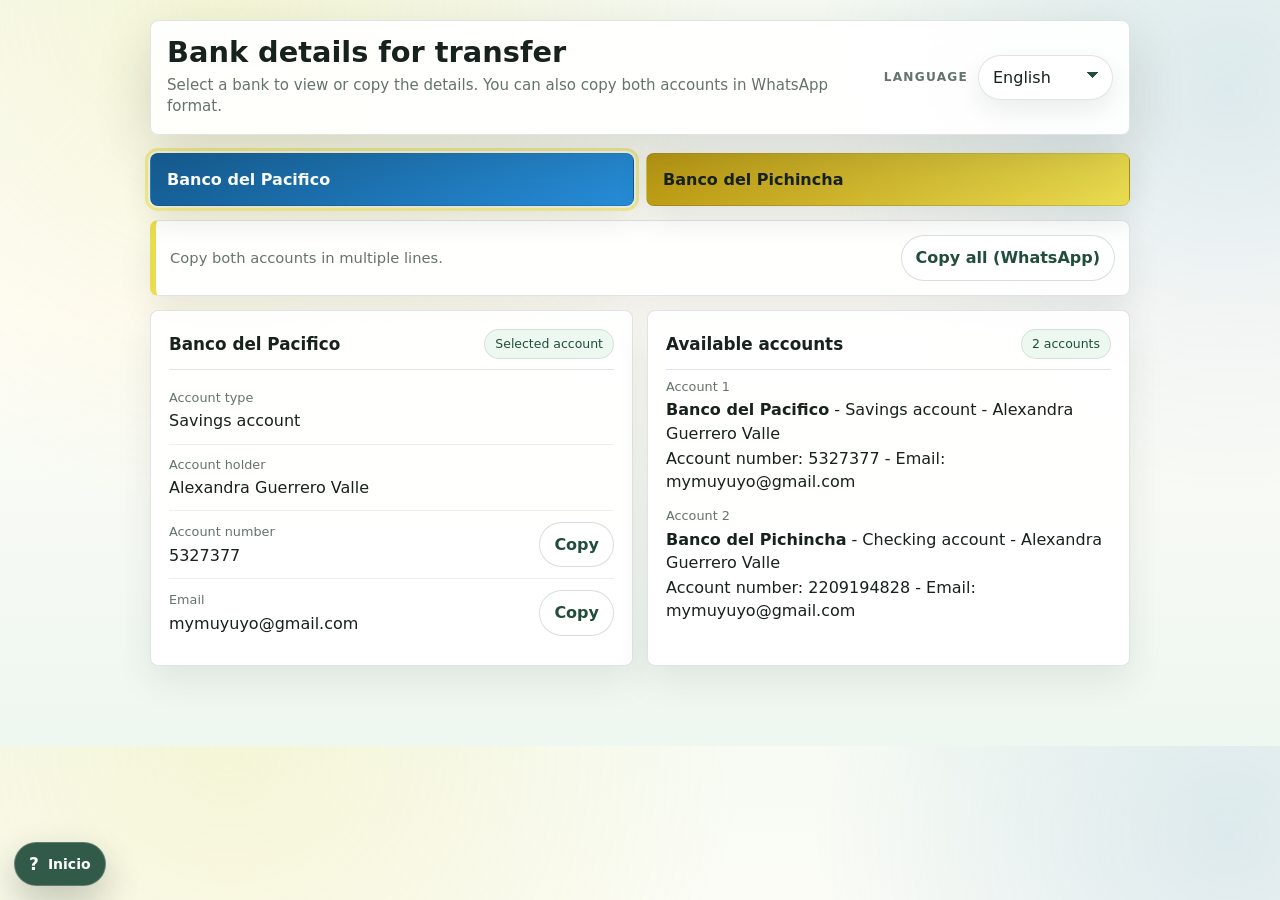
<file: Cuentas Banco/QRcuentas.html>
﻿<!doctype html><html lang="es" translate="no"><head><meta charset="utf-8"><meta name="viewport" content="width=device-width,initial-scale=1"><meta name="theme-color" content="#214d3b"><title>Datos bancarios - Hostal Muyuyo</title><link rel="stylesheet" href="../muyuyo-common.css"><style>*{box-sizing:border-box}body{margin:0;color:var(--muyuyo-ink);background:radial-gradient(circle at 18% 0%,rgba(234,220,80,.18),transparent 32rem),radial-gradient(circle at 96% 12%,rgba(49,127,189,.14),transparent 26rem),linear-gradient(180deg,#f7fbf4,#fffdf8 42%,#eef7f0);line-height:1.45}.wrap{width:min(980px,calc(100% - 32px));margin:0 auto;padding:20px 0 68px}.top{position:sticky;top:12px;z-index:10;border:1px solid var(--muyuyo-line);border-radius:var(--muyuyo-radius);background:rgba(255,255,255,.9);box-shadow:var(--muyuyo-shadow);backdrop-filter:blur(16px);padding:16px;display:grid;grid-template-columns:minmax(0,1fr) auto;gap:16px;align-items:center}.title h1{margin:0;font-size:clamp(1.18rem,2.6vw,1.8rem);line-height:1.1}.title p{margin:6px 0 0;color:var(--muyuyo-muted);font-size:.94rem}.lang-box{display:flex;align-items:center;gap:10px}.lang-box label{font-size:.76rem;letter-spacing:.1em;text-transform:uppercase;font-weight:780;color:var(--muyuyo-muted)}.tabs{display:grid;grid-template-columns:repeat(2,minmax(0,1fr));gap:12px;margin-top:18px}.tab{-webkit-appearance:none;appearance:none;border:1px solid var(--muyuyo-line);border-radius:var(--muyuyo-radius);padding:14px 16px;cursor:pointer;text-align:left;color:#fff;box-shadow:0 12px 30px rgba(30,49,42,.12);font:inherit;font-weight:800}.tab.active{outline:3px solid rgba(234,220,80,.55);outline-offset:2px}.pacifico{background:linear-gradient(135deg,#155d93,#278dd8)}.pichincha{background:linear-gradient(135deg,#b99711,#eadc50);color:#17211d}.actions{margin-top:14px;border:1px solid var(--muyuyo-line);border-left:6px solid var(--muyuyo-gold);border-radius:var(--muyuyo-radius);background:var(--muyuyo-surface);box-shadow:0 14px 34px rgba(30,49,42,.09);padding:14px;display:flex;justify-content:space-between;gap:12px;align-items:center;flex-wrap:wrap}.hint{color:var(--muyuyo-muted);font-size:.92rem}.whatsapp,.copy{border:1px solid rgba(33,77,59,.18);border-radius:999px;background:#fff;color:var(--muyuyo-forest);padding:10px 14px;font:inherit;font-weight:760;cursor:pointer}.grid{display:grid;grid-template-columns:1fr 1fr;gap:14px;margin-top:14px}.card{border:1px solid var(--muyuyo-line);border-radius:var(--muyuyo-radius);background:rgba(255,255,255,.9);box-shadow:0 14px 36px rgba(30,49,42,.09);padding:18px}.headerLine{display:flex;align-items:center;justify-content:space-between;gap:10px;border-bottom:1px solid var(--muyuyo-line);padding-bottom:10px;margin-bottom:8px}.headerLine h2{margin:0;font-size:1.05rem}.badge{font-size:.78rem;color:var(--muyuyo-forest);background:#edf8f1;border:1px solid rgba(33,77,59,.13);border-radius:999px;padding:5px 10px;white-space:nowrap}.row{display:flex;align-items:center;justify-content:space-between;gap:12px;padding:11px 0;border-bottom:1px solid rgba(28,48,40,.08)}.row:last-child{border-bottom:0}.k{margin:0;color:var(--muyuyo-muted);font-size:.8rem}.v{margin:2px 0 0;word-break:break-word}.toast{text-align:center;color:var(--muyuyo-muted);font-size:.9rem;margin-top:12px}.pill{display:inline-block;border:1px solid rgba(33,77,59,.16);background:#fff;border-radius:999px;padding:4px 10px;margin-left:6px;color:var(--muyuyo-forest);font-weight:760}@media(max-width:760px){.top,.grid,.tabs{grid-template-columns:1fr}.top{position:static}.lang-box{align-items:stretch;flex-direction:column}.lang-box select,.whatsapp{width:100%}.actions{align-items:stretch}.row{align-items:flex-start;flex-direction:column}.copy{width:100%}}</style></head><body><main class="wrap"><section class="top"><div class="title"><h1 id="title"></h1><p id="sub"></p></div><div class="lang-box"><label for="language-select" id="lang-label"></label><select id="language-select" class="muyuyo-select"><option value="es">Español</option><option value="en">English</option><option value="fr">Français</option><option value="de">Deutsch</option><option value="pt">Português</option><option value="ja">日本語</option><option value="ko">한국어</option></select></div></section><section class="tabs"><button class="tab pacifico active" id="t1" type="button">Banco del Pacifico</button><button class="tab pichincha" id="t2" type="button">Banco del Pichincha</button></section><section class="actions"><div class="hint" id="hint"></div><button class="whatsapp" id="btnAll" type="button"></button></section><section class="grid"><article class="card" id="selectedCard"></article><article class="card" id="allCard"></article></section><div class="toast" id="toast"></div></main><script>const UI={"es":{"title":"Datos bancarios para transferencia","sub":"Selecciona el banco para ver o copiar los datos. Tambien puedes copiar ambas cuentas en formato WhatsApp.","lang":"Idioma","all":"Copiar todo (WhatsApp)","hint":"Copia ambas cuentas en varias lineas.","selected":"Cuenta seleccionada","available":"Cuentas disponibles","accounts":"2 cuentas","type":"Tipo de cuenta","holder":"Titular","number":"Numero de cuenta","email":"Email","copy":"Copiar","copied":"Copiado","toast":"Copiado:","waTitle":"Datos para transferencia","account":"Cuenta"},"en":{"title":"Bank details for transfer","sub":"Select a bank to view or copy the details. You can also copy both accounts in WhatsApp format.","lang":"Language","all":"Copy all (WhatsApp)","hint":"Copy both accounts in multiple lines.","selected":"Selected account","available":"Available accounts","accounts":"2 accounts","type":"Account type","holder":"Account holder","number":"Account number","email":"Email","copy":"Copy","copied":"Copied","toast":"Copied:","waTitle":"Transfer details","account":"Account"},"fr":{"title":"Coordonnees bancaires pour virement","sub":"Selectionnez une banque pour voir ou copier les donnees. Vous pouvez aussi copier les deux comptes au format WhatsApp.","lang":"Langue","all":"Tout copier (WhatsApp)","hint":"Copie les deux comptes sur plusieurs lignes.","selected":"Compte selectionne","available":"Comptes disponibles","accounts":"2 comptes","type":"Type de compte","holder":"Titulaire","number":"Numero de compte","email":"Email","copy":"Copier","copied":"Copie","toast":"Copie:","waTitle":"Donnees pour virement","account":"Compte"},"de":{"title":"Bankdaten fuer Ueberweisung","sub":"Waehlen Sie eine Bank aus, um die Daten anzusehen oder zu kopieren. Sie koennen auch beide Konten im WhatsApp-Format kopieren.","lang":"Sprache","all":"Alles kopieren (WhatsApp)","hint":"Kopiert beide Konten in mehreren Zeilen.","selected":"Ausgewaehltes Konto","available":"Verfuegbare Konten","accounts":"2 Konten","type":"Kontotyp","holder":"Kontoinhaber","number":"Kontonummer","email":"Email","copy":"Kopieren","copied":"Kopiert","toast":"Kopiert:","waTitle":"Daten fuer Ueberweisung","account":"Konto"},"pt":{"title":"Dados bancarios para transferencia","sub":"Selecione o banco para ver ou copiar os dados. Tambem pode copiar as duas contas em formato WhatsApp.","lang":"Idioma","all":"Copiar tudo (WhatsApp)","hint":"Copia as duas contas em varias linhas.","selected":"Conta selecionada","available":"Contas disponiveis","accounts":"2 contas","type":"Tipo de conta","holder":"Titular","number":"Numero da conta","email":"Email","copy":"Copiar","copied":"Copiado","toast":"Copiado:","waTitle":"Dados para transferencia","account":"Conta"},"ja":{"title":"送金用の銀行情報","sub":"銀行を選んで詳細を確認またはコピーできます。2つの口座情報をWhatsApp形式でまとめてコピーすることもできます。","lang":"言語","all":"すべてコピー (WhatsApp)","hint":"2つの口座情報を複数行でコピーします。","selected":"選択中の口座","available":"利用可能な口座","accounts":"2口座","type":"口座の種類","holder":"名義人","number":"口座番号","email":"Email","copy":"コピー","copied":"コピー済み","toast":"コピー済み:","waTitle":"送金情報","account":"口座"},"ko":{"title":"송금용 은행 정보","sub":"은행을 선택해 정보를 확인하거나 복사할 수 있습니다. 두 계좌 정보를 WhatsApp 형식으로 한 번에 복사할 수도 있습니다.","lang":"언어","all":"모두 복사 (WhatsApp)","hint":"두 계좌 정보를 여러 줄로 복사합니다.","selected":"선택한 계좌","available":"사용 가능한 계좌","accounts":"2개 계좌","type":"계좌 종류","holder":"예금주","number":"계좌 번호","email":"Email","copy":"복사","copied":"복사됨","toast":"복사됨:","waTitle":"송금 정보","account":"계좌"}};const ACCOUNTS={"1":{"bank":"Banco del Pacifico","type":{"es":"Cuenta de Ahorros","en":"Savings account","fr":"Compte epargne","de":"Sparkonto","pt":"Conta poupanca","ja":"普通預金口座","ko":"저축 계좌"},"holder":"Alexandra Guerrero Valle","number":"5327377","email":"mymuyuyo@gmail.com"},"2":{"bank":"Banco del Pichincha","type":{"es":"Cuenta Corriente","en":"Checking account","fr":"Compte courant","de":"Girokonto","pt":"Conta corrente","ja":"当座預金口座","ko":"당좌 계좌"},"holder":"Alexandra Guerrero Valle","number":"2209194828","email":"mymuyuyo@gmail.com"}};let current=1;let lang='es';function norm(l){l=(l||'es').toLowerCase();if(l.startsWith('ja'))return'ja';if(l.startsWith('ko'))return'ko';if(l.startsWith('fr'))return'fr';if(l.startsWith('de'))return'de';if(l.startsWith('pt'))return'pt';if(l.startsWith('en'))return'en';return'es'}function esc(str){return String(str).replace(/[&<>"']/g,m=>({'&':'&amp;','<':'&lt;','>':'&gt;','"':'&quot;',"'":'&#039;'}[m]))}async function copyToClipboard(value){const v=String(value).trim();try{if(navigator.clipboard&&window.isSecureContext){await navigator.clipboard.writeText(v);return v}}catch(e){}const ta=document.createElement('textarea');ta.value=v;ta.setAttribute('readonly','');ta.style.position='fixed';ta.style.top='-1000px';document.body.appendChild(ta);ta.select();ta.setSelectionRange(0,ta.value.length);document.execCommand('copy');document.body.removeChild(ta);return v}function toast(value){document.getElementById('toast').innerHTML=UI[lang].toast+' <span class="pill">'+esc(value)+'</span>'}function row(label,value,canCopy){return '<div class="row"><div><p class="k">'+esc(label)+'</p><p class="v">'+esc(value)+'</p></div>'+(canCopy?'<button class="copy" type="button" data-copy="'+esc(value)+'">'+UI[lang].copy+'</button>':'')+'</div>'}function bindCopy(scope){scope.querySelectorAll('[data-copy]').forEach(btn=>{btn.onclick=async()=>{const copied=await copyToClipboard(btn.getAttribute('data-copy'));btn.textContent=UI[lang].copied;setTimeout(()=>btn.textContent=UI[lang].copy,900);toast(copied)}})}function accountBlock(id){const a=ACCOUNTS[id];return '<p class="k">'+UI[lang].account+' '+id+'</p><p class="v"><b>'+esc(a.bank)+'</b> - '+esc(a.type[lang]||a.type.es)+' - '+esc(a.holder)+'</p><p class="v">'+esc(UI[lang].number)+': '+esc(a.number)+' - '+esc(UI[lang].email)+': '+esc(a.email)+'</p>'}function renderSelected(){const a=ACCOUNTS[current];const selected=document.getElementById('selectedCard');selected.innerHTML='<div class="headerLine"><h2>'+esc(a.bank)+'</h2><span class="badge">'+esc(UI[lang].selected)+'</span></div>'+row(UI[lang].type,a.type[lang]||a.type.es,false)+row(UI[lang].holder,a.holder,false)+row(UI[lang].number,a.number,true)+row(UI[lang].email,a.email,true);bindCopy(selected);document.getElementById('toast').textContent=''}function renderAll(){document.getElementById('allCard').innerHTML='<div class="headerLine"><h2>'+esc(UI[lang].available)+'</h2><span class="badge">'+esc(UI[lang].accounts)+'</span></div><div style="margin-bottom:14px">'+accountBlock(1)+'</div><div>'+accountBlock(2)+'</div>'}function buildWhatsApp(){return [UI[lang].waTitle,'',UI[lang].account+' 1','Banco: '+ACCOUNTS[1].bank,UI[lang].type+': '+(ACCOUNTS[1].type[lang]||ACCOUNTS[1].type.es),UI[lang].holder+': '+ACCOUNTS[1].holder,UI[lang].number+': '+ACCOUNTS[1].number,UI[lang].email+': '+ACCOUNTS[1].email,'',UI[lang].account+' 2','Banco: '+ACCOUNTS[2].bank,UI[lang].type+': '+(ACCOUNTS[2].type[lang]||ACCOUNTS[2].type.es),UI[lang].holder+': '+ACCOUNTS[2].holder,UI[lang].number+': '+ACCOUNTS[2].number,UI[lang].email+': '+ACCOUNTS[2].email].join('\n')}function render(){const t=UI[lang];document.documentElement.lang=lang;document.title=t.title+' - Hostal Muyuyo';document.getElementById('title').textContent=t.title;document.getElementById('sub').textContent=t.sub;document.getElementById('lang-label').textContent=t.lang;document.getElementById('hint').textContent=t.hint;document.getElementById('btnAll').textContent=t.all;document.getElementById('language-select').value=lang;document.getElementById('t1').classList.toggle('active',current===1);document.getElementById('t2').classList.toggle('active',current===2);renderSelected();renderAll();localStorage.setItem('muyuyo-bank-lang',lang)}document.getElementById('language-select').addEventListener('change',e=>{lang=e.target.value;render()});document.getElementById('t1').onclick=()=>{current=1;render()};document.getElementById('t2').onclick=()=>{current=2;render()};document.getElementById('btnAll').onclick=async()=>{await copyToClipboard(buildWhatsApp());toast('WhatsApp')};lang=norm(navigator.language);render();</script><script src="../muyuyo-common.js"></script><script>
/* muyuyo-page-open-impact-counter */
(function(){
  const endpoint='https://muyuyo-impact-counter.mymuyuyo.workers.dev/';
  const card='datos-bancarios';
  const flag='muyuyo-impact-navigation:'+card;
  try{if(sessionStorage.getItem(flag)==='1'){sessionStorage.removeItem(flag);return;}}catch(error){}
  const body=JSON.stringify({page:'menu-principal',card,ts:new Date().toISOString(),ua:navigator.userAgent,lang:navigator.language,source:location.pathname});
  if('sendBeacon' in navigator){
    navigator.sendBeacon(endpoint,new Blob([body],{type:'application/json'}));
  }else{
    fetch(endpoint,{method:'POST',headers:{'Content-Type':'application/json'},body,keepalive:true}).catch(()=>{});
  }
})();
</script>
</body></html>
</file>
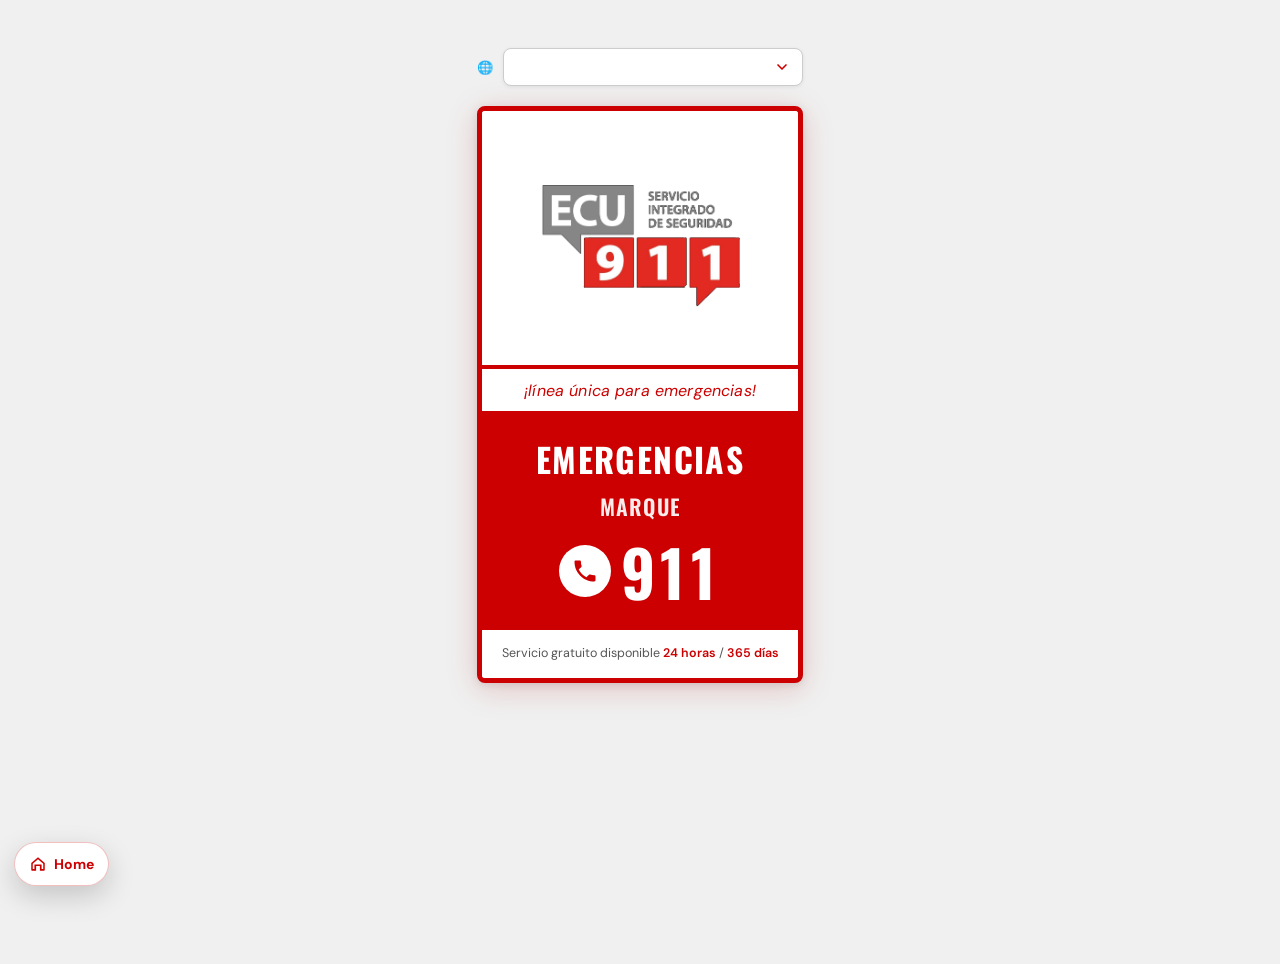
<file: Emergencias/ecu911_emergencias.html>
﻿<!DOCTYPE html>
<html lang="es">
<head>
<meta charset="UTF-8">
<meta name="viewport" content="width=device-width, initial-scale=1.0, maximum-scale=1.0">
<meta name="theme-color" content="#cc0000">
<meta name="apple-mobile-web-app-capable" content="yes">
<meta name="apple-mobile-web-app-status-bar-style" content="black-translucent">
<title>ECU 911 — Emergencias</title>
<link href="https://fonts.googleapis.com/css2?family=Oswald:wght@400;600;700&family=DM+Sans:wght@400;500&display=swap" rel="stylesheet">
<style>
*, *::before, *::after { box-sizing: border-box; margin: 0; padding: 0; }

:root {
  --red: #cc0000;
  --red-dark: #a50000;
  --red-light: #ff2222;
  --border: #cc0000;
  --bg: #fff;
  --ink: #1a1a1a;
}

html, body {
  min-height: 100vh;
  background: #f0f0f0;
  font-family: 'DM Sans', sans-serif;
  -webkit-font-smoothing: antialiased;
  display: flex;
  flex-direction: column;
  align-items: center;
  padding: 1.5rem 1rem 2.5rem;
}

/* Language tabs */
.lang-section {
  width: 100%;
  max-width: 420px;
  margin-bottom: 1.25rem;
  display: flex;
  align-items: center;
  gap: 10px;
}
.lang-label {
  font-size: 0.82rem;
  font-weight: 500;
  color: #555;
  white-space: nowrap;
  flex-shrink: 0;
}
.lang-select {
  flex: 1;
  padding: 9px 14px;
  font-family: 'DM Sans', sans-serif;
  font-size: 0.88rem;
  font-weight: 500;
  border-radius: 8px;
  border: 1.5px solid #ccc;
  background: #fff;
  color: #333;
  cursor: pointer;
  appearance: none;
  -webkit-appearance: none;
  background-image: url("data:image/svg+xml,%3Csvg xmlns='http://www.w3.org/2000/svg' width='16' height='16' viewBox='0 0 24 24' fill='none' stroke='%23cc0000' stroke-width='2.5' stroke-linecap='round' stroke-linejoin='round'%3E%3Cpolyline points='6 9 12 15 18 9'/%3E%3C/svg%3E");
  background-repeat: no-repeat;
  background-position: right 12px center;
  padding-right: 36px;
  -webkit-tap-highlight-color: transparent;
  touch-action: manipulation;
  box-shadow: 0 1px 4px rgba(0,0,0,0.07);
}
.lang-select:focus {
  outline: none;
  border-color: var(--red);
}

/* Sign card */
.sign {
  width: 100%;
  max-width: 380px;
  background: #fff;
  border: 5px solid var(--red);
  border-radius: 8px;
  overflow: hidden;
  box-shadow: 0 6px 32px rgba(180,0,0,0.18), 0 2px 8px rgba(0,0,0,0.10);
  animation: fadeIn 0.4s ease;
}
@keyframes fadeIn { from { opacity:0; transform:translateY(12px); } to { opacity:1; transform:translateY(0); } }

/* Top logo strip */
.sign-header {
  background: #fff;
  padding: 1.2rem 1.5rem 0.9rem;
  display: flex;
  align-items: center;
  justify-content: center;
  border-bottom: 4px solid var(--red);
}
.sign-header img {
  height: 220px;
  width: auto;
  display: block;
}

/* Tagline */
.tagline {
  background: #fff;
  text-align: center;
  padding: 0.7rem 1rem 0.65rem;
  font-family: 'DM Sans', sans-serif;
  font-size: 1rem;
  font-weight: 400;
  color: var(--red);
  font-style: italic;
  letter-spacing: 0.01em;
  border-bottom: 3px solid var(--red);
}
.tagline strong {
  font-weight: 600;
  font-style: normal;
}

/* Main red block */
.sign-body {
  background: var(--red);
  padding: 1.6rem 1.2rem 1.4rem;
  display: flex;
  flex-direction: column;
  align-items: center;
  gap: 0.5rem;
}

.emerg-label {
  font-family: 'Oswald', sans-serif;
  font-size: 2.1rem;
  font-weight: 700;
  color: #fff;
  text-align: center;
  letter-spacing: 0.04em;
  line-height: 1.15;
  text-transform: uppercase;
}

.dial-label {
  font-family: 'Oswald', sans-serif;
  font-size: 1.35rem;
  font-weight: 600;
  color: #fff;
  text-align: center;
  letter-spacing: 0.06em;
  text-transform: uppercase;
  margin-top: 0.2rem;
  opacity: 0.92;
}

/* Phone icon + number row */
.number-row {
  display: flex;
  align-items: center;
  justify-content: center;
  gap: 10px;
  margin-top: 0.6rem;
}

.phone-icon {
  width: 52px;
  height: 52px;
  background: #fff;
  border-radius: 50%;
  display: flex;
  align-items: center;
  justify-content: center;
  flex-shrink: 0;
}

.phone-icon svg {
  width: 28px;
  height: 28px;
  fill: var(--red);
}

.number-911 {
  font-family: 'Oswald', sans-serif;
  font-size: 4rem;
  font-weight: 700;
  color: #fff;
  letter-spacing: 0.08em;
  line-height: 1;
}

/* Bottom info strip */
.sign-footer {
  background: #fff;
  padding: 0.9rem 1.2rem;
  border-top: 4px solid var(--red);
  text-align: center;
}

.sign-footer p {
  font-size: 0.78rem;
  color: #555;
  line-height: 1.55;
}

.sign-footer strong {
  color: var(--red);
  font-weight: 600;
}

/* Pulse animation on phone icon */
@keyframes pulse {
  0%, 100% { box-shadow: 0 0 0 0 rgba(255,255,255,0.5); }
  50% { box-shadow: 0 0 0 10px rgba(255,255,255,0); }
}
.phone-icon { animation: pulse 2s ease infinite; }

@media (max-width: 360px) {
  .emerg-label { font-size: 1.75rem; }
  .number-911 { font-size: 3.2rem; }
  .sign-header img { height: 56px; }
}
.home-link{position:fixed;left:max(14px,env(safe-area-inset-left));bottom:max(14px,env(safe-area-inset-bottom));z-index:99;display:inline-flex;align-items:center;justify-content:center;gap:7px;min-height:44px;padding:10px 14px;border-radius:999px;text-decoration:none;background:#fff;color:#cc0000;border:1.5px solid rgba(204,0,0,.25);box-shadow:0 10px 28px rgba(0,0,0,.18);font-family:'DM Sans',sans-serif;font-weight:700;font-size:14px;-webkit-tap-highlight-color:transparent}.home-link svg{width:18px;height:18px;fill:currentColor}</style>
</head>
<body><a class="home-link" href="../index.html" aria-label="Volver al inicio"><svg viewBox="0 0 24 24" aria-hidden="true"><path d="M12 3 3 10.6v9.1c0 .7.6 1.3 1.3 1.3h5.2v-6.2h5V21h5.2c.7 0 1.3-.6 1.3-1.3v-9.1L12 3zm0 2.7 7 5.9v7.1h-2.2v-6.2H7.2v6.2H5v-7.1l7-5.9z"/></svg><span>Home</span></a>

<div class="lang-section">
  <span class="lang-label">🌐</span>
  <select class="lang-select" id="lang-select" aria-label="Seleccionar idioma"></select>
</div>

<div class="sign">
  <div class="sign-header">
    <img src="[data-uri]" alt="ECU 911 — Servicio Integrado de Seguridad">
  </div>

  <div class="tagline" id="tagline">¡línea única para emergencias!</div>

  <div class="sign-body">
    <div class="emerg-label" id="emerg-label">EMERGENCIAS</div>
    <div class="dial-label" id="dial-label">MARQUE</div>
    <div class="number-row">
      <div class="phone-icon">
        <svg viewBox="0 0 24 24" xmlns="http://www.w3.org/2000/svg">
          <path d="M6.6 10.8c1.4 2.8 3.8 5.1 6.6 6.6l2.2-2.2c.3-.3.7-.4 1-.2 1.1.4 2.3.6 3.6.6.6 0 1 .4 1 1V20c0 .6-.4 1-1 1-9.4 0-17-7.6-17-17 0-.6.4-1 1-1h3.5c.6 0 1 .4 1 1 0 1.3.2 2.5.6 3.6.1.3 0 .7-.2 1L6.6 10.8z"/>
        </svg>
      </div>
      <div class="number-911">911</div>
    </div>
  </div>

  <div class="sign-footer">
    <p id="footer-text">Servicio gratuito disponible <strong>24 horas</strong> / <strong>365 días</strong></p>
  </div>
</div>

<script>
const langs = {
  es: {
    flag: "🇪🇸", label: "Español",
    tagline: "¡línea única para emergencias!",
    emerg: "EMERGENCIAS",
    dial: "MARQUE",
    footer: 'Servicio gratuito disponible <strong>24 horas</strong> / <strong>365 días</strong>'
  },
  en: {
    flag: "🇬🇧", label: "English",
    tagline: "Single emergency line!",
    emerg: "EMERGENCIES",
    dial: "DIAL",
    footer: 'Free service available <strong>24 hours</strong> / <strong>365 days</strong>'
  },
  fr: {
    flag: "🇫🇷", label: "Français",
    tagline: "Numéro unique pour les urgences !",
    emerg: "URGENCES",
    dial: "COMPOSEZ LE",
    footer: 'Service gratuit disponible <strong>24 heures</strong> / <strong>365 jours</strong>'
  },
  de: {
    flag: "🇩🇪", label: "Deutsch",
    tagline: "Einheitliche Notfallnummer!",
    emerg: "NOTFALL",
    dial: "WÄHLEN SIE",
    footer: 'Kostenloser Dienst <strong>24 Stunden</strong> / <strong>365 Tage</strong>'
  },
  pt: {
    flag: "🇧🇷", label: "Português",
    tagline: "Linha única para emergências!",
    emerg: "EMERGÊNCIAS",
    dial: "DISQUE",
    footer: 'Serviço gratuito disponível <strong>24 horas</strong> / <strong>365 dias</strong>'
  },
  ja: {
    flag: "🇯🇵", label: "日本語",
    tagline: "緊急専用回線",
    emerg: "緊急事態",
    dial: "ダイヤル",
    footer: '<strong>24時間</strong> / <strong>365日</strong> 無料サービス'
  },
  ko: {
    flag: "🇰🇷", label: "한국어",
    tagline: "긴급 전용 라인",
    emerg: "긴급 상황",
    dial: "전화하세요",
    footer: '<strong>24시간</strong> / <strong>365일</strong> 무료 서비스'
  }
};

const order = ["es","en","fr","de","pt","ja","ko"];
`r`n
function detectLang() {
  const nav = (navigator.language || "es").toLowerCase();
  if (nav.startsWith("ja")) return "ja";
  if (nav.startsWith("ko")) return "ko";
  if (nav.startsWith("fr")) return "fr";
  if (nav.startsWith("de")) return "de";
  if (nav.startsWith("pt")) return "pt";
  if (nav.startsWith("en")) return "en";
  return "es";
}
const select = document.getElementById("lang-select");
order.forEach(code => {
  const d = langs[code];
  const opt = document.createElement("option");
  opt.value = code;
  opt.textContent = d.flag + "  " + d.label;
  select.appendChild(opt);
});
select.addEventListener("change", () => render(select.value));

function render(code) {
  const d = langs[code];
  document.getElementById("tagline").textContent = d.tagline;
  document.getElementById("emerg-label").textContent = d.emerg;
  document.getElementById("dial-label").textContent = d.dial;
  document.getElementById("footer-text").innerHTML = d.footer;
  document.documentElement.lang = code;
  select.value = code;
}

render(detectLang());
</script>
<script>
/* muyuyo-page-open-impact-counter */
(function(){
  const endpoint='https://muyuyo-impact-counter.mymuyuyo.workers.dev/';
  const card='emergencias';
  const flag='muyuyo-impact-navigation:'+card;
  try{if(sessionStorage.getItem(flag)==='1'){sessionStorage.removeItem(flag);return;}}catch(error){}
  const body=JSON.stringify({page:'menu-principal',card,ts:new Date().toISOString(),ua:navigator.userAgent,lang:navigator.language,source:location.pathname});
  if('sendBeacon' in navigator){
    navigator.sendBeacon(endpoint,new Blob([body],{type:'application/json'}));
  }else{
    fetch(endpoint,{method:'POST',headers:{'Content-Type':'application/json'},body,keepalive:true}).catch(()=>{});
  }
})();
</script>
</body>
</html>
</file>
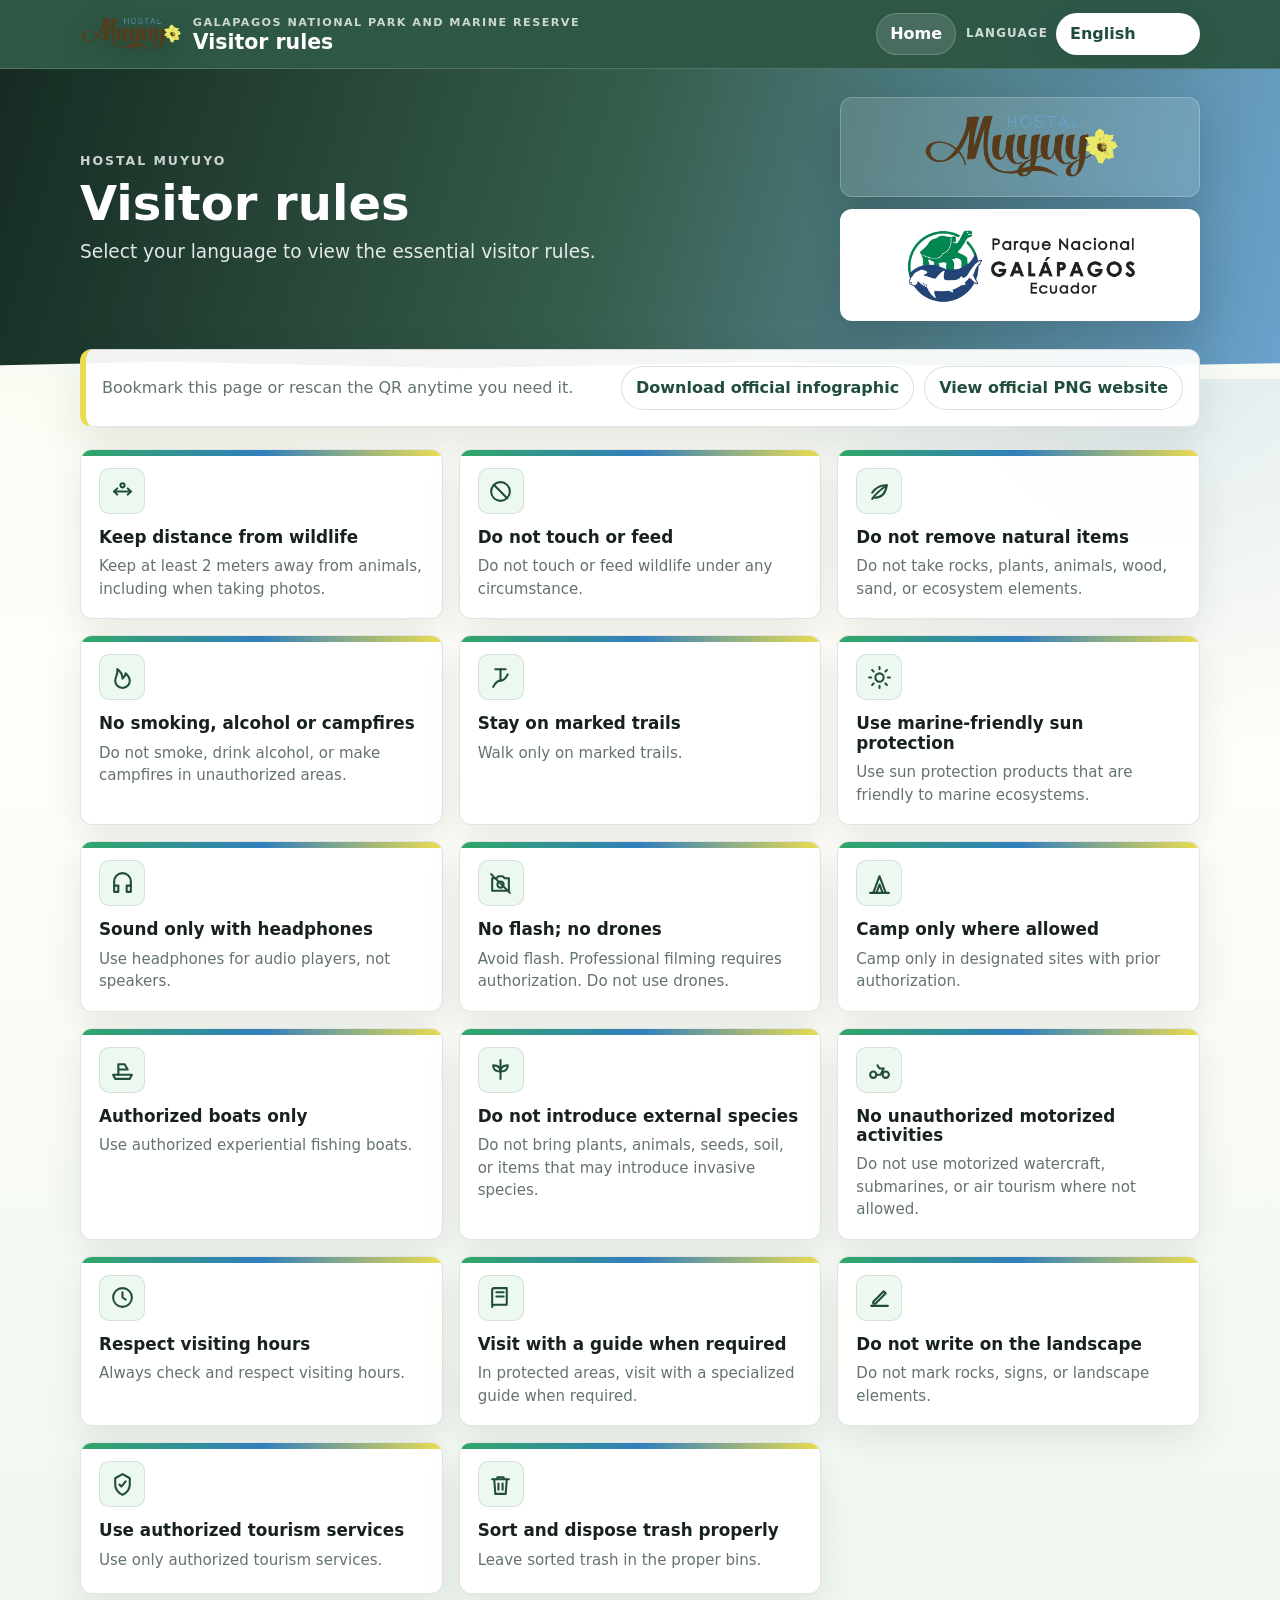
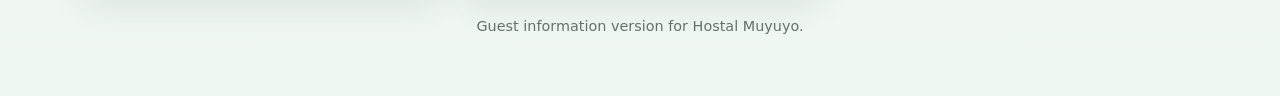
<file: ReglasPNG/ReglasPNG.HTML>
﻿<!doctype html>
<html lang="es" translate="no">
<head>
<meta charset="utf-8">
<meta name="viewport" content="width=device-width,initial-scale=1,viewport-fit=cover">
<meta name="theme-color" content="#214d3b">
<title>Reglas de visita - Parque Nacional Galapagos</title>
<meta name="description" content="Reglas de visita del Parque Nacional y Reserva Marina de Galapagos.">
<link rel="stylesheet" href="../muyuyo-common.css">
<style>
*{box-sizing:border-box}body{margin:0;color:var(--muyuyo-ink,#1f2d26);background:radial-gradient(circle at 15% 0%,rgba(234,220,80,.2),transparent 30rem),radial-gradient(circle at 92% 18%,rgba(49,127,189,.14),transparent 28rem),linear-gradient(180deg,#f7fbf4,#fffdf8 44%,#eef7f0);font-family:system-ui,-apple-system,BlinkMacSystemFont,"Segoe UI",sans-serif;line-height:1.5}.topbar{position:sticky;top:0;z-index:20;background:rgba(33,77,59,.94);color:white;backdrop-filter:blur(18px);border-bottom:1px solid rgba(255,255,255,.18)}.topbar-inner{width:min(1120px,calc(100% - 32px));margin:0 auto;min-height:68px;display:flex;align-items:center;justify-content:space-between;gap:14px}.brand{display:flex;align-items:center;gap:12px;min-width:0}.mini-logo{height:38px;width:auto;max-width:128px;object-fit:contain;filter:drop-shadow(0 8px 12px rgba(0,0,0,.24))}.brand-text{min-width:0}.brand span{display:block;font-size:.7rem;letter-spacing:.13em;text-transform:uppercase;color:rgba(255,255,255,.76);font-weight:760}.brand strong{display:block;font-size:clamp(.98rem,2.3vw,1.28rem);line-height:1.08}.nav-tools{display:flex;align-items:center;gap:10px}.home-btn{display:inline-flex;align-items:center;justify-content:center;min-height:40px;padding:8px 13px;border-radius:999px;text-decoration:none;background:rgba(255,255,255,.12);border:1px solid rgba(255,255,255,.22);color:white;font-weight:800}.lang-wrap{display:flex;align-items:center;gap:8px}.lang-wrap label{font-size:.74rem;text-transform:uppercase;letter-spacing:.1em;color:rgba(255,255,255,.78);font-weight:760}.lang-wrap select{min-height:40px;border-radius:999px;border:1px solid rgba(255,255,255,.24);background:#fff;color:#214d3b;padding:8px 36px 8px 13px;font-weight:780}.hero{position:relative;overflow:hidden;color:white;background:linear-gradient(105deg,rgba(15,37,28,.97),rgba(33,77,59,.9) 48%,rgba(49,127,189,.68));padding:28px 0 58px}.hero:after{content:"";position:absolute;inset:auto -8% -1px -8%;height:28px;background:#f7fbf4;clip-path:polygon(0 55%,18% 35%,38% 58%,58% 36%,78% 54%,100% 34%,100% 100%,0 100%)}.hero-inner{width:min(1120px,calc(100% - 32px));margin:0 auto;display:grid;grid-template-columns:minmax(0,1fr) minmax(260px,360px);gap:clamp(18px,4vw,46px);align-items:center}.eyebrow{font-size:.78rem;letter-spacing:.16em;text-transform:uppercase;color:rgba(255,255,255,.78);font-weight:780}h1{margin:8px 0 10px;font-size:clamp(1.55rem,4vw,3rem);line-height:1.02;letter-spacing:0}.hero p{max-width:690px;margin:0;color:rgba(255,255,255,.88);font-size:clamp(1rem,1.8vw,1.16rem)}.logo-panel{display:grid;gap:12px}.logo-card{border:1px solid rgba(255,255,255,.22);border-radius:12px;background:rgba(255,255,255,.12);padding:12px;backdrop-filter:blur(14px);box-shadow:0 18px 44px rgba(0,0,0,.16)}.logo-card.white{background:#fff}.logo-card img{display:block;width:100%;height:auto;max-height:86px;object-fit:contain}.logo-card.hostal img{max-height:74px}main{width:min(1120px,calc(100% - 32px));margin:-30px auto 0;position:relative;z-index:3;padding-bottom:58px}.action-band{border:1px solid var(--muyuyo-line,#dfe7dd);border-left:6px solid var(--muyuyo-gold,#eadc50);background:rgba(255,255,255,.94);box-shadow:0 18px 44px rgba(30,49,42,.1);border-radius:12px;padding:16px;display:flex;justify-content:space-between;gap:14px;align-items:center;flex-wrap:wrap}.action-band p{margin:0;color:var(--muyuyo-muted,#596961)}.btns{display:flex;gap:10px;flex-wrap:wrap}.btn{display:inline-flex;align-items:center;justify-content:center;min-height:40px;border-radius:999px;border:1px solid rgba(33,77,59,.16);background:#fff;color:#214d3b;text-decoration:none;padding:9px 14px;font-weight:800}.grid{display:grid;grid-template-columns:repeat(3,minmax(0,1fr));gap:16px;margin-top:22px}.rule{position:relative;overflow:hidden;border:1px solid var(--muyuyo-line,#dfe7dd);border-radius:12px;background:rgba(255,255,255,.92);box-shadow:0 14px 36px rgba(30,49,42,.09);padding:18px;min-height:152px;transition:transform .2s ease,box-shadow .2s ease}.rule:before{content:"";position:absolute;inset:0 0 auto;height:6px;background:linear-gradient(90deg,#31a767,#317fbd,#eadc50)}.rule:hover{transform:translateY(-3px);box-shadow:0 22px 48px rgba(30,49,42,.14)}.icon{width:46px;height:46px;border-radius:10px;display:grid;place-items:center;background:#edf8f1;color:#214d3b;border:1px solid rgba(33,77,59,.13)}.icon svg{width:25px;height:25px;stroke:currentColor;fill:none;stroke-width:2;stroke-linecap:round;stroke-linejoin:round}.rule h2{margin:14px 0 8px;font-size:1.05rem;line-height:1.15}.rule p{margin:0;color:var(--muyuyo-muted,#596961);font-size:.94rem}.foot{text-align:center;color:var(--muyuyo-muted,#596961);margin-top:22px;font-size:.9rem}@media(max-width:920px){.hero-inner{grid-template-columns:1fr}.logo-panel{grid-template-columns:1fr 1fr}.grid{grid-template-columns:repeat(2,minmax(0,1fr))}}@media(max-width:640px){.topbar-inner{align-items:stretch;flex-direction:column;padding:12px 0}.brand{justify-content:space-between}.nav-tools{align-items:stretch;flex-direction:column}.lang-wrap{align-items:stretch;flex-direction:column}.lang-wrap select,.home-btn{width:100%}.hero{padding:24px 0 52px}.logo-panel{grid-template-columns:1fr}.grid{grid-template-columns:1fr}.action-band{align-items:stretch}.btns,.btn{width:100%}.mini-logo{height:34px;max-width:112px}}@media(prefers-reduced-motion:reduce){.rule{transition:none}.rule:hover{transform:none}}
</style>
</head>
<body>
<header class="topbar"><div class="topbar-inner"><div class="brand"><img class="mini-logo" src="[data-uri]" alt="Hostal Muyuyo"><div class="brand-text"><span id="kicker"></span><strong id="top-title"></strong></div></div><div class="nav-tools"><a class="home-btn" href="../index.html" id="homeBtn">Inicio</a><div class="lang-wrap"><label for="language-select" id="languageLabel">Idioma</label><select id="language-select" aria-label="Seleccionar idioma"><option value="es">Español</option><option value="en">English</option><option value="fr">Français</option><option value="de">Deutsch</option><option value="pt">Português</option><option value="ja">日本語</option><option value="ko">한국어</option></select></div></div></div></header>
<section class="hero"><div class="hero-inner"><div><div class="eyebrow">Hostal Muyuyo</div><h1 id="hero-title"></h1><p id="sub"></p></div><aside class="logo-panel" aria-label="Logotipos"><div class="logo-card hostal"><img src="[data-uri]" alt="Hostal Muyuyo"></div><div class="logo-card white"><img src="[data-uri]" alt="Parque Nacional Galapagos Ecuador"></div></aside></div></section>
<main><section class="action-band"><p id="tip"></p><div class="btns"><a class="btn" id="infBtn" href="https://drive.google.com/uc?export=download&id=1HT43NrTyae9Nb0NzULAQ7F7wSRoMHSrS" rel="noopener"></a><a class="btn" id="pngBtn" href="https://galapagos.gob.ec/reglas-de-visita/" target="_blank" rel="noopener"></a></div></section><section class="grid" id="rules"></section><div class="foot" id="foot"></div></main>
<script>
(function(){
const UI={
 es:{title:"Reglas de visita",kicker:"Parque Nacional y Reserva Marina de Galapagos",sub:"Selecciona tu idioma para ver las reglas esenciales de visita.",tip:"Guarda esta pagina o vuelve a escanear el QR cuando lo necesites.",inf:"Descargar infografia oficial",png:"Ver sitio oficial PNG",foot:"Version informativa para huespedes del Hostal Muyuyo.",home:"Inicio",language:"Idioma"},
 en:{title:"Visitor rules",kicker:"Galapagos National Park and Marine Reserve",sub:"Select your language to view the essential visitor rules.",tip:"Bookmark this page or rescan the QR anytime you need it.",inf:"Download official infographic",png:"View official PNG website",foot:"Guest information version for Hostal Muyuyo.",home:"Home",language:"Language"},
 fr:{title:"Regles de visite",kicker:"Parc National et Reserve Marine des Galapagos",sub:"Selectionnez votre langue pour voir les regles essentielles de visite.",tip:"Gardez cette page ou scannez de nouveau le QR lorsque vous en avez besoin.",inf:"Telecharger l infographie officielle",png:"Voir le site officiel PNG",foot:"Version informative pour les clients du Hostal Muyuyo.",home:"Accueil",language:"Langue"},
 de:{title:"Besuchsregeln",kicker:"Galapagos Nationalpark und Meeresschutzgebiet",sub:"Waehlen Sie Ihre Sprache, um die wichtigsten Besuchsregeln zu sehen.",tip:"Speichern Sie diese Seite oder scannen Sie den QR erneut, wenn Sie ihn brauchen.",inf:"Offizielle Infografik herunterladen",png:"Offizielle PNG Website ansehen",foot:"Informationsversion fuer Gaeste des Hostal Muyuyo.",home:"Startseite",language:"Sprache"},
 pt:{title:"Regras de visita",kicker:"Parque Nacional e Reserva Marinha de Galapagos",sub:"Selecione seu idioma para ver as regras essenciais de visita.",tip:"Guarde esta pagina ou escaneie novamente o QR quando precisar.",inf:"Baixar infografico oficial",png:"Ver site oficial PNG",foot:"Versao informativa para hospedes do Hostal Muyuyo.",home:"Inicio",language:"Idioma"},
 ja:{title:"訪問ルール",kicker:"ガラパゴス国立公園・海洋保護区",sub:"言語を選択して、訪問時の基本ルールを確認してください。",tip:"必要なときはこのページを保存するか、QRを再度読み取ってください。",inf:"公式インフォグラフィックをダウンロード",png:"PNG公式サイトを見る",foot:"Hostal Muyuyo宿泊者向けの案内版です。",home:"ホーム",language:"言語"},
 ko:{title:"방문 규칙",kicker:"갈라파고스 국립공원 및 해양보호구역",sub:"언어를 선택하여 방문 시 꼭 필요한 규칙을 확인하세요.",tip:"필요할 때 이 페이지를 저장하거나 QR을 다시 스캔하세요.",inf:"공식 인포그래픽 다운로드",png:"PNG 공식 사이트 보기",foot:"Hostal Muyuyo 투숙객을 위한 안내 버전입니다.",home:"홈",language:"언어"}
};
const RULES=[
 {icon:"2m",es:["Manten distancia de la fauna","Manten al menos 2 metros de distancia de los animales, incluso para tomar fotografias."],en:["Keep distance from wildlife","Keep at least 2 meters away from animals, including when taking photos."],fr:["Gardez vos distances","Restez a au moins 2 metres des animaux, meme pour les photos."],de:["Abstand zu Tieren halten","Halten Sie mindestens 2 Meter Abstand zu Tieren, auch beim Fotografieren."],pt:["Mantenha distancia da fauna","Mantenha pelo menos 2 metros dos animais, inclusive para fotos."]},
 {icon:"NO",es:["No toques ni alimentes","No toques ni alimentes a la fauna bajo ninguna circunstancia."],en:["Do not touch or feed","Do not touch or feed wildlife under any circumstance."],fr:["Ne touchez pas et ne nourrissez pas","Ne touchez pas et ne nourrissez jamais la faune."],de:["Nicht beruehren oder fuettern","Beruehren oder fuettern Sie Wildtiere unter keinen Umstaenden."],pt:["Nao toque nem alimente","Nao toque nem alimente a fauna em nenhuma circunstancia."]},
 {icon:"ECO",es:["No retires elementos","No te lleves rocas, plantas, animales, madera, arena u otros elementos del ecosistema."],en:["Do not remove natural items","Do not take rocks, plants, animals, wood, sand, or ecosystem elements."],fr:["Ne retirez rien","N emportez pas roches, plantes, animaux, bois, sable ou elements naturels."],de:["Nichts aus der Natur mitnehmen","Nehmen Sie keine Steine, Pflanzen, Tiere, Holz, Sand oder andere Elemente mit."],pt:["Nao retire elementos naturais","Nao leve pedras, plantas, animais, madeira, areia ou elementos do ecossistema."]},
 {icon:"FIRE",es:["Sin humo, alcohol ni fogatas","No fumes, no consumas alcohol y no hagas fogatas en areas no permitidas."],en:["No smoking, alcohol or campfires","Do not smoke, drink alcohol, or make campfires in unauthorized areas."],fr:["Pas de fumee, alcool ni feu","Ne fumez pas, ne consommez pas d alcool et ne faites pas de feu hors zones autorisees."],de:["Kein Rauch, Alkohol oder Feuer","Rauchen, Alkohol und Lagerfeuer sind in nicht erlaubten Bereichen verboten."],pt:["Sem fumo, alcool ou fogueiras","Nao fume, nao consuma alcool e nao faca fogueiras em areas nao permitidas."]},
 {icon:"PATH",es:["Camina por senderos","Permanece dentro de los senderos senalizados."],en:["Stay on marked trails","Walk only on marked trails."],fr:["Restez sur les sentiers","Marchez uniquement sur les sentiers balises."],de:["Auf markierten Wegen bleiben","Gehen Sie nur auf markierten Wegen."],pt:["Caminhe por trilhas","Permaneça apenas nas trilhas sinalizadas."]},
 {icon:"SUN",es:["Usa proteccion solar amigable","Usa productos de proteccion solar amigables con los ecosistemas marinos."],en:["Use marine-friendly sun protection","Use sun protection products that are friendly to marine ecosystems."],fr:["Protection solaire responsable","Utilisez des produits solaires respectueux des ecosystemes marins."],de:["Meeresfreundlichen Sonnenschutz nutzen","Nutzen Sie Sonnenschutz, der marine Oekosysteme respektiert."],pt:["Use protecao solar amigavel","Use produtos de protecao solar amigaveis aos ecossistemas marinhos."]},
 {icon:"AUDIO",es:["Audio solo con audifonos","Si usas reproductor de sonido, utiliza audifonos, no altavoces."],en:["Sound only with headphones","Use headphones for audio players, not speakers."],fr:["Audio avec ecouteurs","Utilisez des ecouteurs pour l audio, pas de haut-parleurs."],de:["Audio nur mit Kopfhoerern","Nutzen Sie fuer Audio Kopfhoerer, keine Lautsprecher."],pt:["Audio so com fones","Use fones de ouvido, nao alto-falantes."]},
 {icon:"CAM",es:["Fotos sin flash; sin drones","Evita flash. Filmaciones profesionales requieren autorizacion. No uses drones."],en:["No flash; no drones","Avoid flash. Professional filming requires authorization. Do not use drones."],fr:["Pas de flash; pas de drones","Evitez le flash. Les tournages professionnels demandent une autorisation. N utilisez pas de drones."],de:["Kein Blitz; keine Drohnen","Vermeiden Sie Blitzlicht. Professionelle Aufnahmen brauchen Genehmigung. Keine Drohnen."],pt:["Sem flash; sem drones","Evite flash. Filmagens profissionais exigem autorizacao. Nao use drones."]},
 {icon:"CAMP",es:["Acampa solo donde esta permitido","Acampa unicamente en sitios designados y con autorizacion previa."],en:["Camp only where allowed","Camp only in designated sites with prior authorization."],fr:["Campez seulement ou permis","Campez uniquement sur les sites designes avec autorisation prealable."],de:["Nur erlaubt campen","Campen Sie nur an ausgewiesenen Orten mit vorheriger Genehmigung."],pt:["Acampe so onde permitido","Acampe apenas em locais designados e com autorizacao previa."]},
 {icon:"BOAT",es:["Embarcaciones autorizadas","Utiliza embarcaciones de pesca vivencial autorizadas."],en:["Authorized boats only","Use authorized experiential fishing boats."],fr:["Bateaux autorises","Utilisez uniquement des bateaux autorises."],de:["Nur autorisierte Boote","Nutzen Sie nur autorisierte Boote fuer Erlebnisfischerei."],pt:["Embarcacoes autorizadas","Use embarcacoes autorizadas."]},
 {icon:"BIO",es:["No introduzcas especies externas","No ingreses plantas, animales, semillas, tierra u otros elementos que puedan introducir especies invasoras."],en:["Do not introduce external species","Do not bring plants, animals, seeds, soil, or items that may introduce invasive species."],fr:["N introduisez pas d especes externes","N apportez pas plantes, animaux, graines, terre ou elements pouvant introduire des especes invasives."],de:["Keine fremden Arten einbringen","Bringen Sie keine Pflanzen, Tiere, Samen, Erde oder invasive Elemente ein."],pt:["Nao introduza especies externas","Nao leve plantas, animais, sementes, terra ou elementos que possam introduzir especies invasoras."]},
 {icon:"MOTO",es:["Sin actividades motorizadas no permitidas","No uses vehiculos acuaticos motorizados, submarinos ni turismo aereo donde no este permitido."],en:["No unauthorized motorized activities","Do not use motorized watercraft, submarines, or air tourism where not allowed."],fr:["Pas d activites motorisees non autorisees","N utilisez pas d engins motorises, sous-marins ou tourisme aerien hors zones autorisees."],de:["Keine unerlaubten motorisierten Aktivitaeten","Nutzen Sie keine motorisierten Wasserfahrzeuge, U-Boote oder Flugtourismus, wo es nicht erlaubt ist."],pt:["Sem atividades motorizadas nao permitidas","Nao use veiculos aquaticos motorizados, submarinos ou turismo aereo onde nao permitido."]},
 {icon:"TIME",es:["Respeta horarios de visita","Revisa y respeta siempre los horarios de visita."],en:["Respect visiting hours","Always check and respect visiting hours."],fr:["Respectez les horaires","Verifiez et respectez toujours les horaires de visite."],de:["Besuchszeiten respektieren","Pruefen und respektieren Sie immer die Besuchszeiten."],pt:["Respeite horarios de visita","Confira e respeite sempre os horarios de visita."]},
 {icon:"GUIDE",es:["Visita con guia donde aplique","En areas protegidas, visita acompanado de un guia especializado cuando sea requerido."],en:["Visit with a guide when required","In protected areas, visit with a specialized guide when required."],fr:["Visitez avec guide si requis","Dans les zones protegees, visitez avec un guide specialise si necessaire."],de:["Mit Guide besuchen, wenn erforderlich","In Schutzgebieten besuchen Sie mit spezialisiertem Guide, wenn erforderlich."],pt:["Visite com guia quando exigido","Em areas protegidas, visite com guia especializado quando for exigido."]},
 {icon:"WRITE",es:["No escribas en el entorno natural","No rayes rocas, letreros ni elementos del paisaje."],en:["Do not write on the landscape","Do not mark rocks, signs, or landscape elements."],fr:["N ecrivez pas dans la nature","Ne marquez pas roches, panneaux ou elements du paysage."],de:["Nicht in die Landschaft schreiben","Beschriften Sie keine Felsen, Schilder oder Landschaftselemente."],pt:["Nao escreva no ambiente natural","Nao risque pedras, placas ou elementos da paisagem."]},
 {icon:"AUTH",es:["Usa servicios turisticos autorizados","Contrata unicamente servicios turisticos autorizados."],en:["Use authorized tourism services","Use only authorized tourism services."],fr:["Services touristiques autorises","Utilisez uniquement des services touristiques autorises."],de:["Autorisierte Tourismusdienste nutzen","Nutzen Sie nur autorisierte Tourismusdienste."],pt:["Use servicos turisticos autorizados","Contrate apenas servicos turisticos autorizados."]},
 {icon:"SORT",es:["Deja la basura clasificada","Deposita la basura clasificada en su lugar."],en:["Sort and dispose trash properly","Leave sorted trash in the proper bins."],fr:["Triez vos dechets","Deposez les dechets tries dans les bacs appropries."],de:["Abfall richtig trennen","Entsorgen Sie getrennten Abfall in den richtigen Behaeltern."],pt:["Separe o lixo corretamente","Deposite o lixo separado no local correto."]}
];
const ASIAN_RULES={
 ja:[["野生動物との距離を保つ","写真を撮る場合でも、動物から少なくとも2メートル離れてください。"],["触らない・餌を与えない","いかなる場合も野生動物に触れたり餌を与えたりしないでください。"],["自然物を持ち帰らない","岩、植物、動物、木、砂など生態系の一部を持ち帰らないでください。"],["禁煙・禁酒・焚き火禁止","許可されていない場所で喫煙、飲酒、焚き火をしないでください。"],["指定された道を歩く","標識のある遊歩道から外れないでください。"],["海にやさしい日焼け止め","海洋生態系に配慮した日焼け止めを使用してください。"],["音声はイヤホンで","音楽や音声はスピーカーではなくイヤホンを使用してください。"],["フラッシュ禁止・ドローン禁止","フラッシュは避けてください。業務用撮影には許可が必要です。ドローンは使用しないでください。"],["許可された場所のみキャンプ","指定地で、事前許可がある場合のみキャンプしてください。"],["許可された船のみ","許可された船舶を利用してください。"],["外来種を持ち込まない","植物、動物、種、土など侵入種につながるものを持ち込まないでください。"],["無許可の動力活動は禁止","許可されていない場所で水上バイク、潜水艇、遊覧飛行を利用しないでください。"],["訪問時間を守る","訪問時間を確認し、必ず守ってください。"],["必要な場合はガイド同行","保護区では、必要に応じて専門ガイドと一緒に訪問してください。"],["自然環境に書かない","岩、標識、景観要素に落書きや傷をつけないでください。"],["認可サービスを利用","認可された観光サービスのみを利用してください。"],["ごみを分別する","分別したごみを指定された場所に捨ててください。"]],
 ko:[["야생동물과 거리 유지","사진을 찍을 때도 동물과 최소 2미터 이상 거리를 유지하세요."],["만지거나 먹이를 주지 마세요","어떤 경우에도 야생동물을 만지거나 먹이를 주지 마세요."],["자연물을 가져가지 마세요","돌, 식물, 동물, 나무, 모래 등 생태계의 일부를 가져가지 마세요."],["흡연·음주·모닥불 금지","허가되지 않은 지역에서 흡연, 음주 또는 모닥불을 피우지 마세요."],["지정된 길로만 이동","표시된 탐방로 안에서만 이동하세요."],["해양 친화적 자외선 차단","해양 생태계에 안전한 자외선 차단 제품을 사용하세요."],["소리는 이어폰으로","오디오 기기는 스피커가 아닌 이어폰으로 사용하세요."],["플래시 금지·드론 금지","플래시는 피하세요. 전문 촬영은 허가가 필요하며 드론은 사용하지 마세요."],["허가된 곳에서만 캠핑","지정된 장소에서 사전 허가를 받은 경우에만 캠핑하세요."],["허가된 선박 이용","허가된 선박만 이용하세요."],["외래종 반입 금지","식물, 동물, 씨앗, 흙 등 침입종을 유입할 수 있는 물품을 가져오지 마세요."],["무허가 동력 활동 금지","허가되지 않은 곳에서 동력 수상기구, 잠수정 또는 항공 관광을 이용하지 마세요."],["방문 시간 준수","방문 시간을 확인하고 항상 지켜 주세요."],["필요 시 가이드 동행","보호구역에서는 요구되는 경우 전문 가이드와 함께 방문하세요."],["자연환경에 낙서 금지","바위, 표지판 또는 경관 요소에 글씨를 쓰거나 훼손하지 마세요."],["허가된 관광 서비스 이용","허가된 관광 서비스만 이용하세요."],["쓰레기 분리 배출","분리한 쓰레기는 지정된 장소에 버려 주세요."]]
};const iconPaths={"2m":"<path d='M4 12h16'/><path d='M7 9l-3 3 3 3'/><path d='M17 9l3 3-3 3'/><circle cx='12' cy='6' r='2'/>",NO:"<circle cx='12' cy='12' r='9'/><path d='M5.6 5.6l12.8 12.8'/>",ECO:"<path d='M5 13c6-8 12-7 14-7-1 7-5 12-12 12'/><path d='M5 19c3-5 7-8 14-13'/>",FIRE:"<path d='M12 22c4 0 7-3 7-7 0-3-2-5-4-7 0 3-2 4-3 5 0-4-2-7-5-9 1 5-2 7-2 11 0 4 3 7 7 7z'/>",PATH:"<path d='M5 21c2-4 4-6 7-6s5-2 7-6'/><path d='M7 4h10'/><path d='M12 4v11'/>",SUN:"<circle cx='12' cy='12' r='4'/><path d='M12 2v2M12 20v2M2 12h2M20 12h2M4.9 4.9l1.4 1.4M17.7 17.7l1.4 1.4M19.1 4.9l-1.4 1.4M6.3 17.7l-1.4 1.4'/>",AUDIO:"<path d='M4 14v-4a8 8 0 0 1 16 0v4'/><path d='M4 14h4v6H4zM16 14h4v6h-4z'/>",CAM:"<path d='M4 7h4l2-2h4l2 2h4v12H4z'/><circle cx='12' cy='13' r='3'/><path d='M3 3l18 18'/>",CAMP:"<path d='M3 21h18'/><path d='M6 21l6-16 6 16'/><path d='M9 21l3-8 3 8'/>",BOAT:"<path d='M3 17h18l-2 4H5z'/><path d='M8 17V7h6l3 5H8'/>",BIO:"<path d='M12 3v18'/><path d='M5 8c4 0 7 2 7 6-4 0-7-2-7-6z'/><path d='M19 8c-4 0-7 2-7 6 4 0 7-2 7-6z'/>",MOTO:"<circle cx='6' cy='17' r='3'/><circle cx='18' cy='17' r='3'/><path d='M9 17h4l3-6h-4l-2-3'/>",TIME:"<circle cx='12' cy='12' r='9'/><path d='M12 7v5l3 2'/>",GUIDE:"<path d='M4 19V5a2 2 0 0 1 2-2h12v16H6a2 2 0 0 0-2 2'/><path d='M8 7h7M8 11h7'/>",WRITE:"<path d='M4 20h16'/><path d='M6 16l10-10 2 2-10 10H6z'/>",AUTH:"<path d='M12 2l7 4v6c0 5-3 8-7 10-4-2-7-5-7-10V6z'/><path d='M9 12l2 2 4-5'/>",SORT:"<path d='M4 7h16'/><path d='M9 7V5h6v2'/><path d='M6 7l1 14h10l1-14'/><path d='M10 11v6M14 11v6'/>"};
function norm(lang){lang=(lang||"es").toLowerCase();if(lang.startsWith("ja"))return"ja";if(lang.startsWith("ko"))return"ko";if(lang.startsWith("fr"))return"fr";if(lang.startsWith("de"))return"de";if(lang.startsWith("pt"))return"pt";if(lang.startsWith("en"))return"en";return"es"}
function iconSvg(name){return "<svg viewBox='0 0 24 24' aria-hidden='true'>"+(iconPaths[name]||iconPaths.ECO)+"</svg>"}
function setLang(lang){const code=UI[lang]?lang:"es";const t=UI[code];document.documentElement.lang=code;document.title=t.title+" - Hostal Muyuyo";document.getElementById("kicker").textContent=t.kicker;document.getElementById("top-title").textContent=t.title;document.getElementById("hero-title").textContent=t.title;document.getElementById("sub").textContent=t.sub;document.getElementById("tip").textContent=t.tip;document.getElementById("infBtn").textContent=t.inf;document.getElementById("pngBtn").textContent=t.png;document.getElementById("foot").textContent=t.foot;document.getElementById("homeBtn").textContent=t.home;document.getElementById("languageLabel").textContent=t.language;document.getElementById("rules").innerHTML=RULES.map((rule,index)=>{const text=(ASIAN_RULES[code]&&ASIAN_RULES[code][index])||rule[code]||rule.en;return "<article class='rule'><div class='icon'>"+iconSvg(rule.icon)+"</div><h2>"+text[0]+"</h2><p>"+text[1]+"</p></article>"}).join("");const select=document.getElementById("language-select");select.value=code;try{localStorage.setItem("muyuyo-rules-lang",code)}catch(e){}}
window.setLang=setLang;
const select=document.getElementById("language-select");select.addEventListener("change",function(){setLang(this.value)});
setLang(norm(navigator.language));
})();
</script>
<script>
/* muyuyo-page-open-impact-counter */
(function(){
  const endpoint='https://muyuyo-impact-counter.mymuyuyo.workers.dev/';
  const card='reglas-parque';
  const flag='muyuyo-impact-navigation:'+card;
  try{if(sessionStorage.getItem(flag)==='1'){sessionStorage.removeItem(flag);return;}}catch(error){}
  const body=JSON.stringify({page:'menu-principal',card,ts:new Date().toISOString(),ua:navigator.userAgent,lang:navigator.language,source:location.pathname});
  if('sendBeacon' in navigator){
    navigator.sendBeacon(endpoint,new Blob([body],{type:'application/json'}));
  }else{
    fetch(endpoint,{method:'POST',headers:{'Content-Type':'application/json'},body,keepalive:true}).catch(()=>{});
  }
})();
</script>
</body>
</html>
</file>
<file: muyuyo-common.css>
:root{--muyuyo-forest:#214d3b;--muyuyo-leaf:#68b684;--muyuyo-ocean:#317fbd;--muyuyo-gold:#eadc50;--muyuyo-ink:#17211d;--muyuyo-muted:#64736d;--muyuyo-paper:#fffdf8;--muyuyo-surface:rgba(255,255,255,.88);--muyuyo-line:rgba(28,48,40,.13);--muyuyo-shadow:0 20px 55px rgba(25,39,33,.16);--muyuyo-radius:8px;--muyuyo-font:ui-sans-serif,system-ui,-apple-system,BlinkMacSystemFont,"Segoe UI",Roboto,Arial,"Noto Sans","Noto Sans JP","Noto Sans KR",sans-serif}html{scroll-behavior:smooth}body{font-family:var(--muyuyo-font)!important}select,.muyuyo-select{font:inherit;border:1px solid var(--muyuyo-line);border-radius:999px;background:#fff;color:var(--muyuyo-ink);padding:10px 38px 10px 14px;min-height:40px;box-shadow:0 10px 24px rgba(25,39,33,.08);appearance:none;-webkit-appearance:none;background-image:linear-gradient(45deg,transparent 50%,var(--muyuyo-forest) 50%),linear-gradient(135deg,var(--muyuyo-forest) 50%,transparent 50%);background-position:calc(100% - 19px) calc(50% - 3px),calc(100% - 13px) calc(50% - 3px);background-size:6px 6px,6px 6px;background-repeat:no-repeat}.muyuyo-home-link{position:fixed;left:max(14px,env(safe-area-inset-left));bottom:max(14px,env(safe-area-inset-bottom));z-index:80;display:inline-flex;align-items:center;gap:9px;min-height:44px;padding:10px 14px;border-radius:999px;text-decoration:none;color:#fff;background:rgba(33,77,59,.92);border:1px solid rgba(255,255,255,.22);box-shadow:0 16px 36px rgba(15,32,25,.24);backdrop-filter:blur(14px);-webkit-backdrop-filter:blur(14px);font-weight:760;font-size:14px;line-height:1}.muyuyo-home-link:before{content:"?";font-size:17px;line-height:1}.muyuyo-home-link:hover{transform:translateY(-1px);background:#214d3b}.muyuyo-lang-select{border-color:rgba(33,77,59,.18)!important}.reveal,.card,.bin-card,.sign,.top,.hero,.intro{transition:transform .25s ease,box-shadow .25s ease,border-color .25s ease}.card:hover,.bin-card:hover{transform:translateY(-2px)}@media(max-width:620px){.muyuyo-home-link{right:max(14px,env(safe-area-inset-right));left:auto;width:44px;justify-content:center;padding:0}.muyuyo-home-link span{position:absolute;width:1px;height:1px;overflow:hidden;clip:rect(0,0,0,0)}select,.muyuyo-select{max-width:100%;font-size:15px}}@media(prefers-reduced-motion:reduce){*,*:before,*:after{animation:none!important;transition:none!important;scroll-behavior:auto!important}.card:hover,.bin-card:hover,.muyuyo-home-link:hover{transform:none!important}}
</file>
